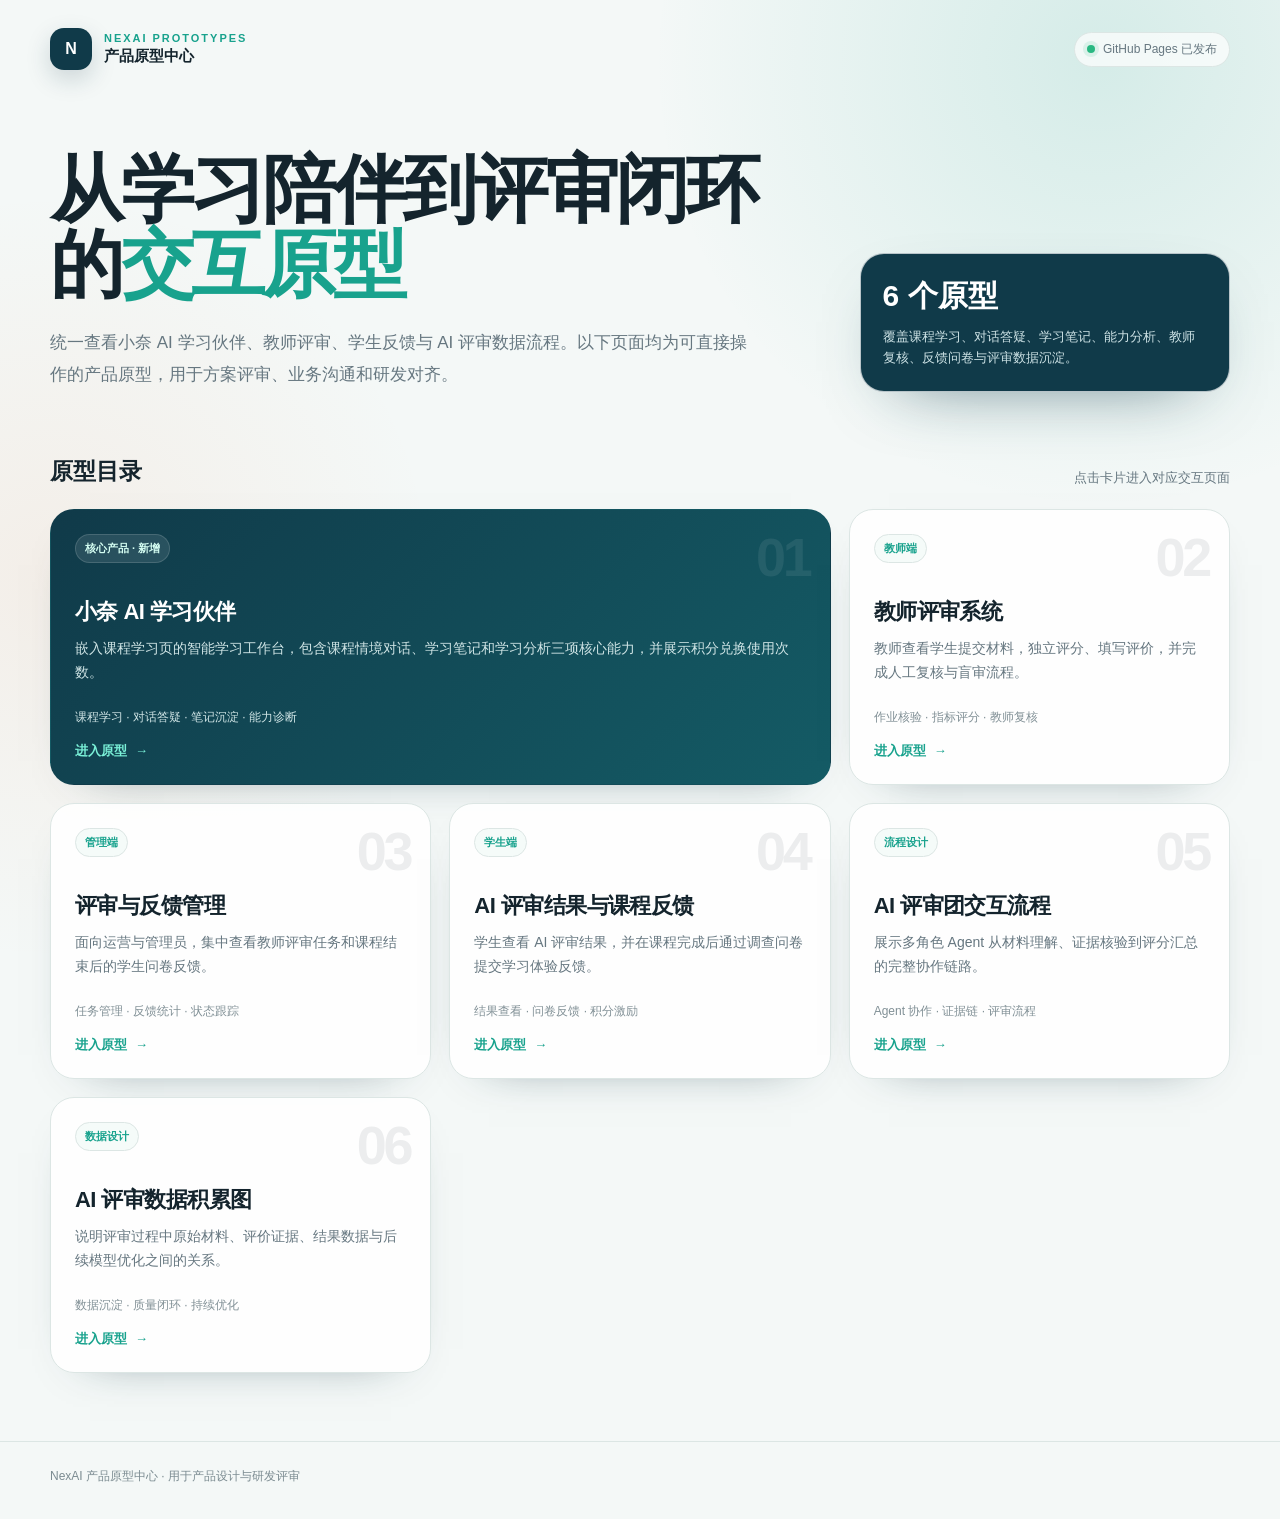
<file: index.html>
<!doctype html>
<html lang="zh-CN">
  <head>
    <meta charset="UTF-8" />
    <meta name="viewport" content="width=device-width, initial-scale=1.0" />
    <meta name="description" content="NexAI 产品原型中心：小奈 AI、AI 评审与反馈机制交互原型。" />
    <title>NexAI 产品原型中心</title>
    <style>
      :root {
        --ink: #14242d; --muted: #667780; --line: #dce6e4; --paper: #f4f8f7;
        --navy: #103a49; --teal: #18a28d;
        font-family: Inter, "PingFang SC", "Microsoft YaHei", Arial, sans-serif;
      }
      * { box-sizing: border-box; }
      body { margin: 0; min-height: 100vh; color: var(--ink); background: radial-gradient(circle at 86% 4%, rgba(24,162,141,.14), transparent 28rem), radial-gradient(circle at 4% 38%, rgba(237,139,82,.09), transparent 24rem), var(--paper); }
      a { color: inherit; text-decoration: none; }
      .shell { width: min(1180px, calc(100% - 36px)); margin: 0 auto; }
      header { padding: 28px 0 10px; }
      .brand { display: flex; align-items: center; justify-content: space-between; gap: 18px; }
      .brand-mark { display: flex; align-items: center; gap: 12px; }
      .logo { display:grid; place-items:center; width:42px; height:42px; border-radius:14px; color:#fff; background:var(--navy); font-weight:800; box-shadow:0 9px 24px rgba(16,58,73,.18); }
      .eyebrow { color: var(--teal); font-size: 11px; font-weight: 800; letter-spacing: .18em; }
      .brand-name { margin-top:3px; font-size:15px; font-weight:800; }
      .status { display:flex; align-items:center; gap:8px; padding:8px 12px; border:1px solid var(--line); border-radius:999px; color:var(--muted); background:rgba(255,255,255,.7); font-size:12px; }
      .dot { width:8px; height:8px; border-radius:50%; background:#29b882; box-shadow:0 0 0 4px rgba(41,184,130,.13); }
      .hero { display:grid; grid-template-columns:1.35fr .65fr; align-items:end; gap:40px; padding:72px 0 44px; }
      h1 { max-width:760px; margin:0; font-size:clamp(40px,6vw,74px); line-height:1.02; letter-spacing:-.045em; }
      h1 span { color:var(--teal); }
      .lead { max-width:700px; margin:24px 0 0; color:var(--muted); font-size:17px; line-height:1.9; }
      .hero-side { padding:22px; border:1px solid rgba(255,255,255,.7); border-radius:24px; color:#fff; background:var(--navy); box-shadow:0 24px 70px -40px rgba(16,58,73,.75); }
      .hero-side b { display:block; margin-bottom:9px; font-size:30px; }
      .hero-side p { margin:0; color:#cde2e5; line-height:1.65; font-size:13px; }
      .section-head { display:flex; align-items:end; justify-content:space-between; gap:20px; margin:20px 0 22px; }
      .section-head h2 { margin:0; font-size:23px; }
      .section-head p { margin:0; color:var(--muted); font-size:13px; }
      .grid { display:grid; grid-template-columns:repeat(12,1fr); gap:18px; padding-bottom:68px; }
      .card { position:relative; grid-column:span 4; min-height:260px; display:flex; flex-direction:column; overflow:hidden; padding:24px; border:1px solid var(--line); border-radius:24px; background:rgba(255,255,255,.9); box-shadow:0 16px 48px -40px rgba(15,52,66,.8); transition:transform .2s ease, box-shadow .2s ease, border-color .2s ease; }
      .card:hover { transform:translateY(-4px); border-color:#b9d8d2; box-shadow:0 26px 60px -38px rgba(15,52,66,.7); }
      .card.featured { grid-column:span 8; color:#fff; background:linear-gradient(135deg,#103a49,#145b65); border-color:transparent; }
      .card.featured .desc, .card.featured .meta { color:#cfe4e5; }
      .card.featured .tag { color:#d6fff3; background:rgba(255,255,255,.1); border-color:rgba(255,255,255,.14); }
      .tag { align-self:flex-start; padding:6px 9px; border:1px solid var(--line); border-radius:999px; color:var(--teal); background:#f5fbf9; font-size:11px; font-weight:800; }
      .number { position:absolute; top:16px; right:20px; color:rgba(20,36,45,.08); font-size:54px; font-weight:900; letter-spacing:-.06em; }
      .featured .number { color:rgba(255,255,255,.08); }
      .card h3 { margin:34px 0 9px; font-size:22px; letter-spacing:-.025em; }
      .desc { margin:0; color:var(--muted); font-size:14px; line-height:1.75; }
      .meta { margin-top:auto; padding-top:24px; color:#819096; font-size:12px; }
      .open { display:inline-flex; align-items:center; gap:8px; margin-top:16px; color:var(--teal); font-size:13px; font-weight:800; }
      .featured .open { color:#7af0d7; }
      .open::after { content:'→'; transition:transform .2s ease; }
      .card:hover .open::after { transform:translateX(4px); }
      footer { padding:26px 0 34px; border-top:1px solid var(--line); color:#7b8b91; font-size:12px; }
      @media (max-width:900px) { .hero { grid-template-columns:1fr; padding-top:52px; } .hero-side { max-width:480px; } .card, .card.featured { grid-column:span 6; } }
      @media (max-width:620px) { .shell { width:min(100% - 24px,1180px); } .status { display:none; } .hero { padding:42px 0 36px; } h1 { font-size:42px; } .lead { font-size:15px; } .section-head { align-items:start; flex-direction:column; } .card, .card.featured { grid-column:1/-1; min-height:230px; } }
    </style>
  </head>
  <body>
    <header class="shell"><div class="brand"><div class="brand-mark"><div class="logo">N</div><div><div class="eyebrow">NEXAI PROTOTYPES</div><div class="brand-name">产品原型中心</div></div></div><div class="status"><span class="dot"></span>GitHub Pages 已发布</div></div></header>
    <main class="shell">
      <section class="hero"><div><h1>从学习陪伴到评审闭环的<span>交互原型</span></h1><p class="lead">统一查看小奈 AI 学习伙伴、教师评审、学生反馈与 AI 评审数据流程。以下页面均为可直接操作的产品原型，用于方案评审、业务沟通和研发对齐。</p></div><aside class="hero-side"><b>6 个原型</b><p>覆盖课程学习、对话答疑、学习笔记、能力分析、教师复核、反馈问卷与评审数据沉淀。</p></aside></section>
      <div class="section-head"><h2>原型目录</h2><p>点击卡片进入对应交互页面</p></div>
      <section class="grid" aria-label="原型列表">
        <a class="card featured" href="xiaonai-learning/"><span class="tag">核心产品 · 新增</span><span class="number">01</span><h3>小奈 AI 学习伙伴</h3><p class="desc">嵌入课程学习页的智能学习工作台，包含课程情境对话、学习笔记和学习分析三项核心能力，并展示积分兑换使用次数。</p><div class="meta">课程学习 · 对话答疑 · 笔记沉淀 · 能力诊断</div><span class="open">进入原型</span></a>
        <a class="card" href="teacher-review/"><span class="tag">教师端</span><span class="number">02</span><h3>教师评审系统</h3><p class="desc">教师查看学生提交材料，独立评分、填写评价，并完成人工复核与盲审流程。</p><div class="meta">作业核验 · 指标评分 · 教师复核</div><span class="open">进入原型</span></a>
        <a class="card" href="review-feedback-admin/"><span class="tag">管理端</span><span class="number">03</span><h3>评审与反馈管理</h3><p class="desc">面向运营与管理员，集中查看教师评审任务和课程结束后的学生问卷反馈。</p><div class="meta">任务管理 · 反馈统计 · 状态跟踪</div><span class="open">进入原型</span></a>
        <a class="card" href="student-feedback/"><span class="tag">学生端</span><span class="number">04</span><h3>AI 评审结果与课程反馈</h3><p class="desc">学生查看 AI 评审结果，并在课程完成后通过调查问卷提交学习体验反馈。</p><div class="meta">结果查看 · 问卷反馈 · 积分激励</div><span class="open">进入原型</span></a>
        <a class="card" href="interactive_flow_demo.html"><span class="tag">流程设计</span><span class="number">05</span><h3>AI 评审团交互流程</h3><p class="desc">展示多角色 Agent 从材料理解、证据核验到评分汇总的完整协作链路。</p><div class="meta">Agent 协作 · 证据链 · 评审流程</div><span class="open">进入原型</span></a>
        <a class="card" href="ai_review_data_accumulation_map.html"><span class="tag">数据设计</span><span class="number">06</span><h3>AI 评审数据积累图</h3><p class="desc">说明评审过程中原始材料、评价证据、结果数据与后续模型优化之间的关系。</p><div class="meta">数据沉淀 · 质量闭环 · 持续优化</div><span class="open">进入原型</span></a>
      </section>
    </main>
    <footer><div class="shell">NexAI 产品原型中心 · 用于产品设计与研发评审</div></footer>
  </body>
</html>
</file>
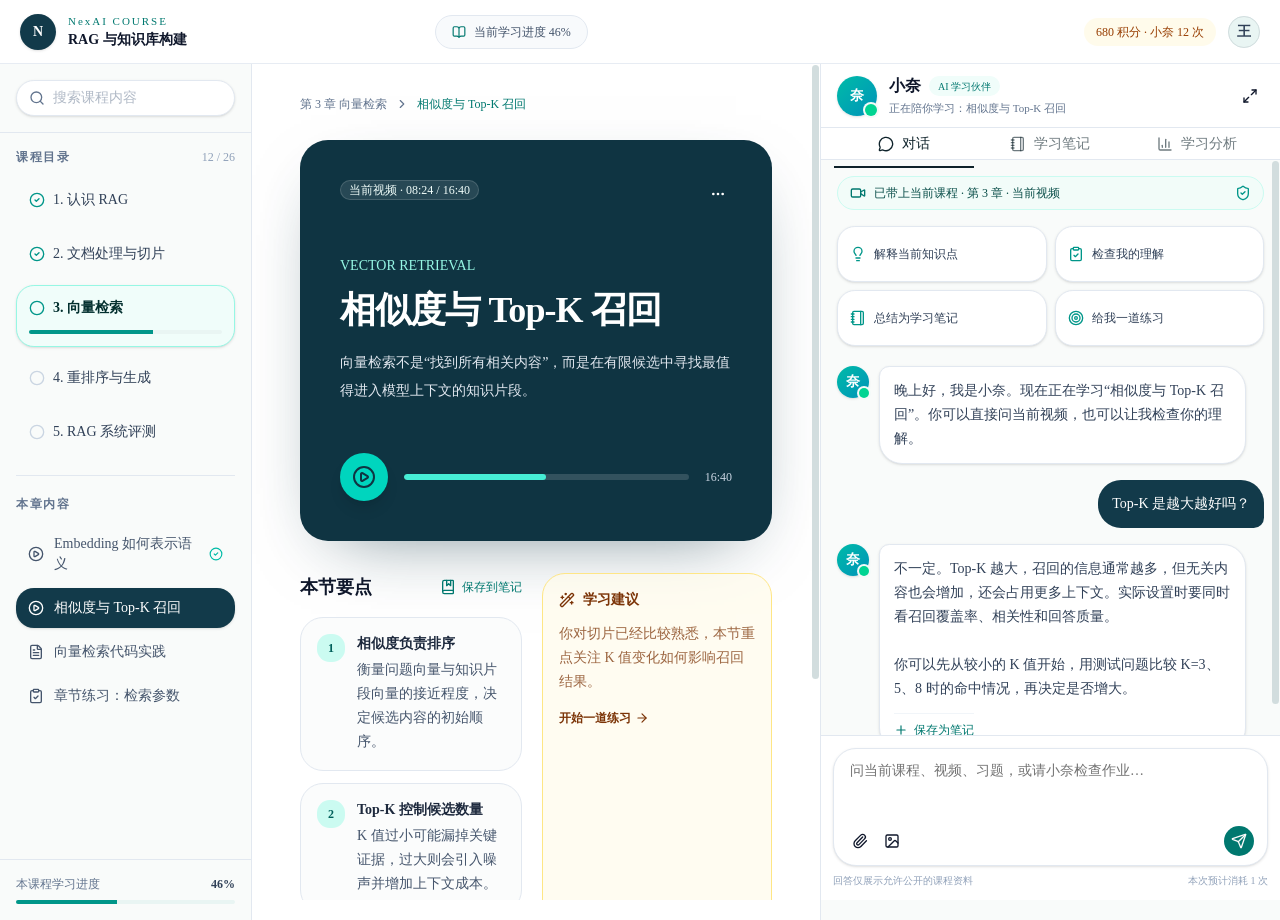
<file: xiaonai-learning/index.html>
<!doctype html>
<html lang="zh-CN">
  <head>
    <meta charset="UTF-8" />
    <meta name="viewport" content="width=device-width, initial-scale=1.0" />
    <meta name="description" content="小奈 AI 学习伙伴交互原型" />
    <title>小奈 AI 学习伙伴</title>
    <script type="module" crossorigin src="./assets/index-O4Py_Mvh.js"></script>
    <link rel="stylesheet" crossorigin href="./assets/index-CvcrEwdG.css">
  </head>
  <body>
    <div id="root"></div>
  </body>
</html>
</file>
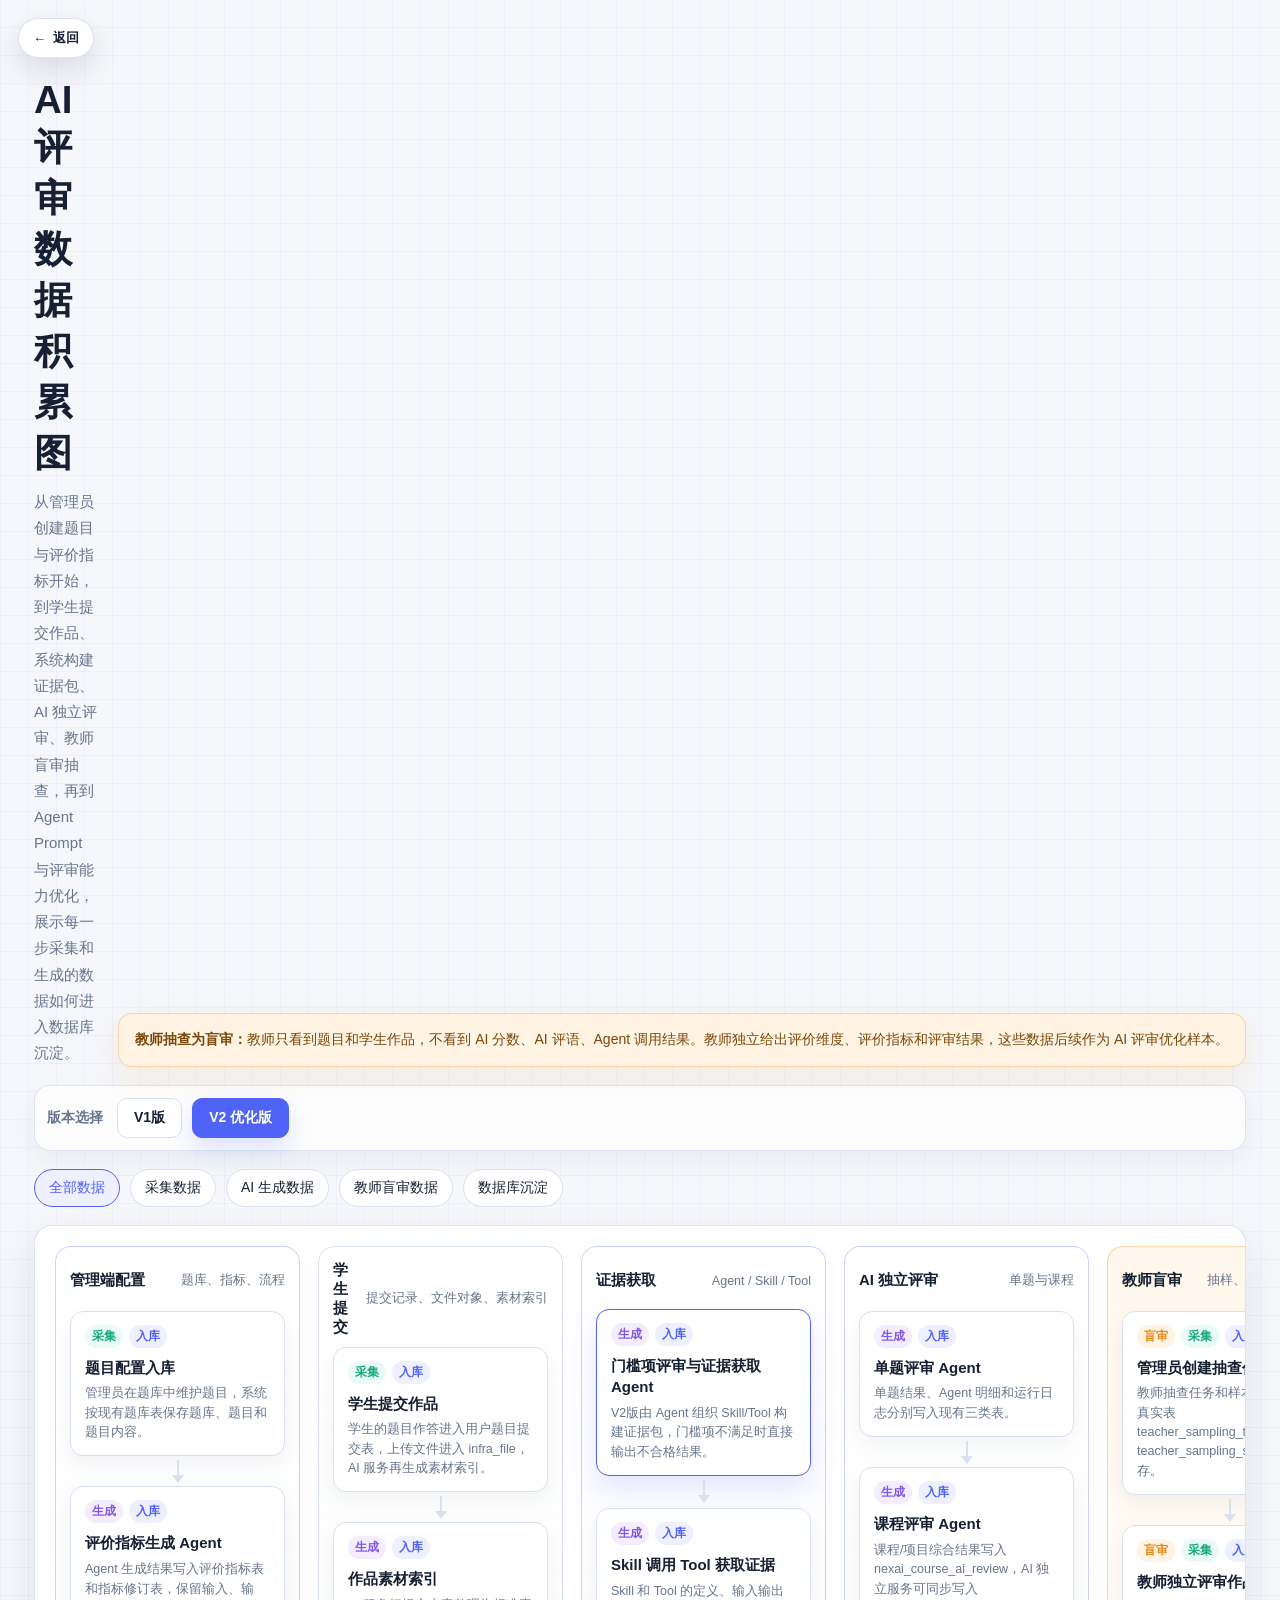
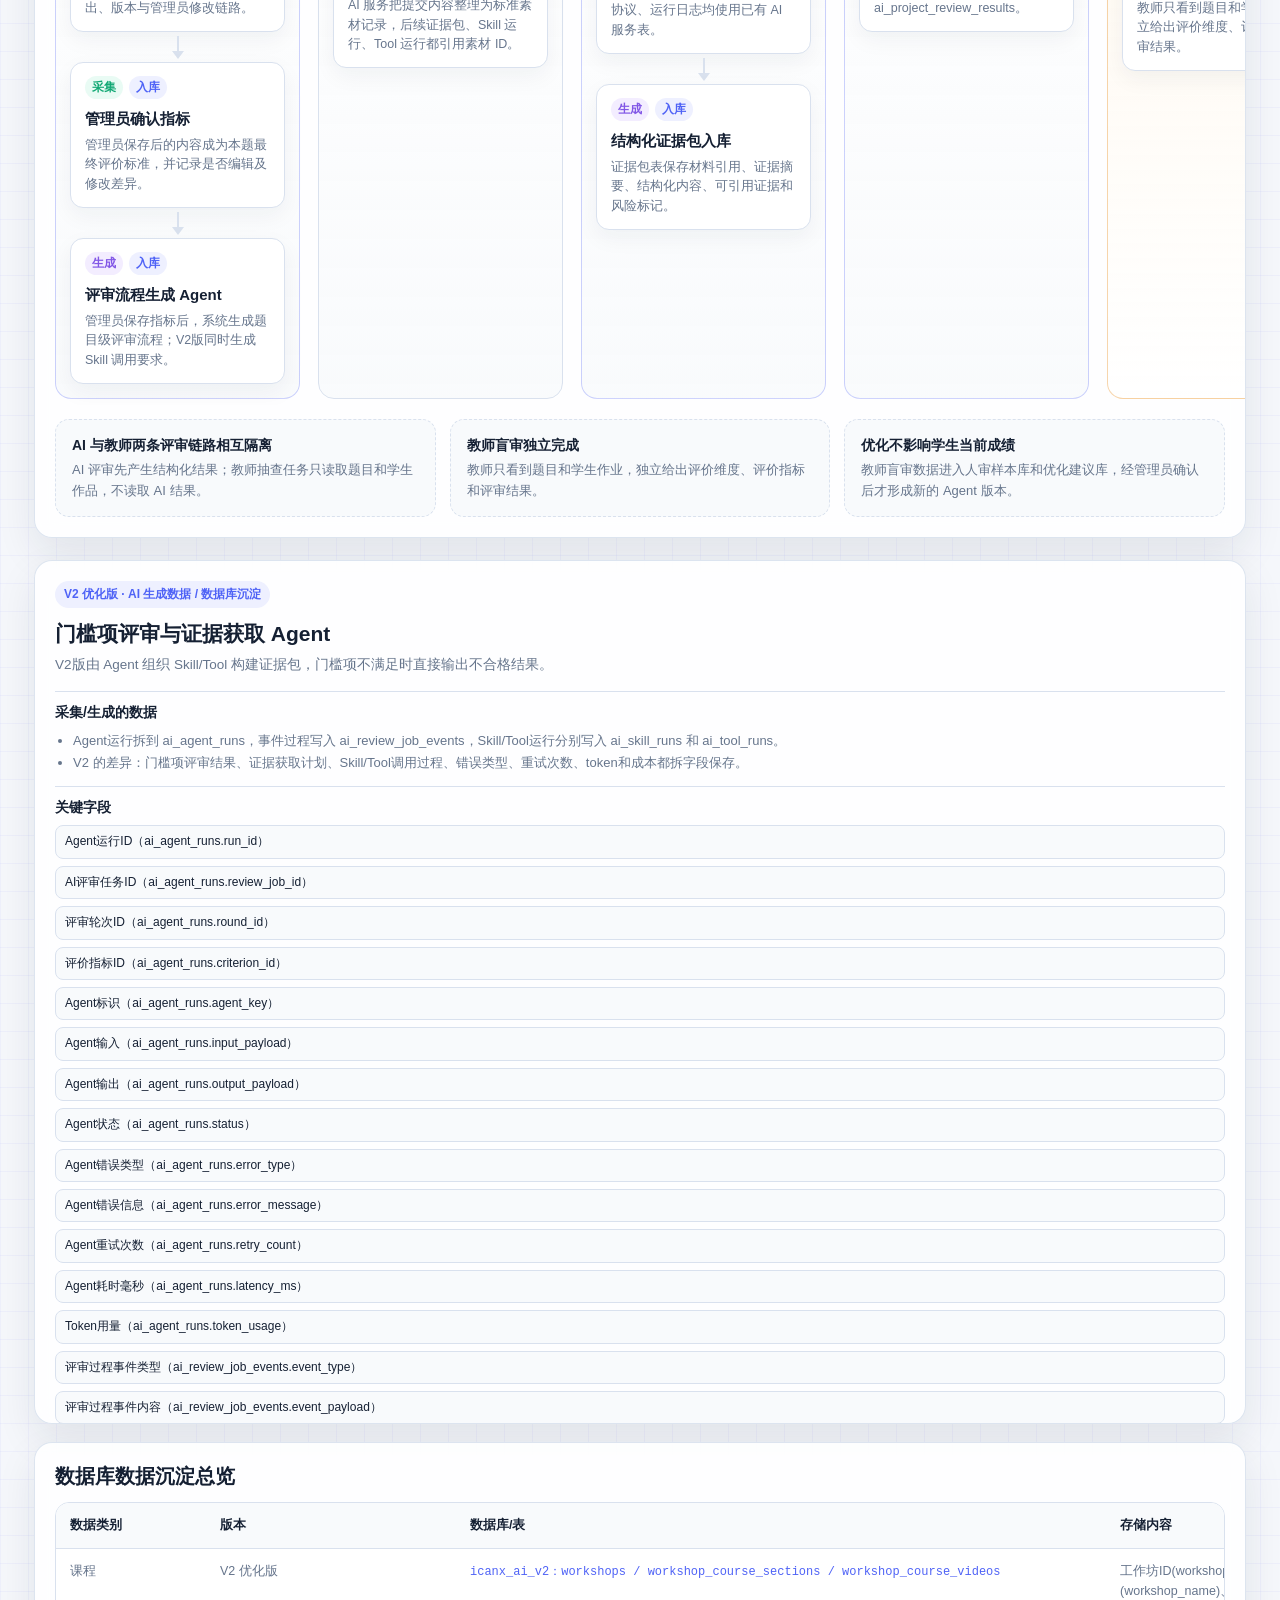
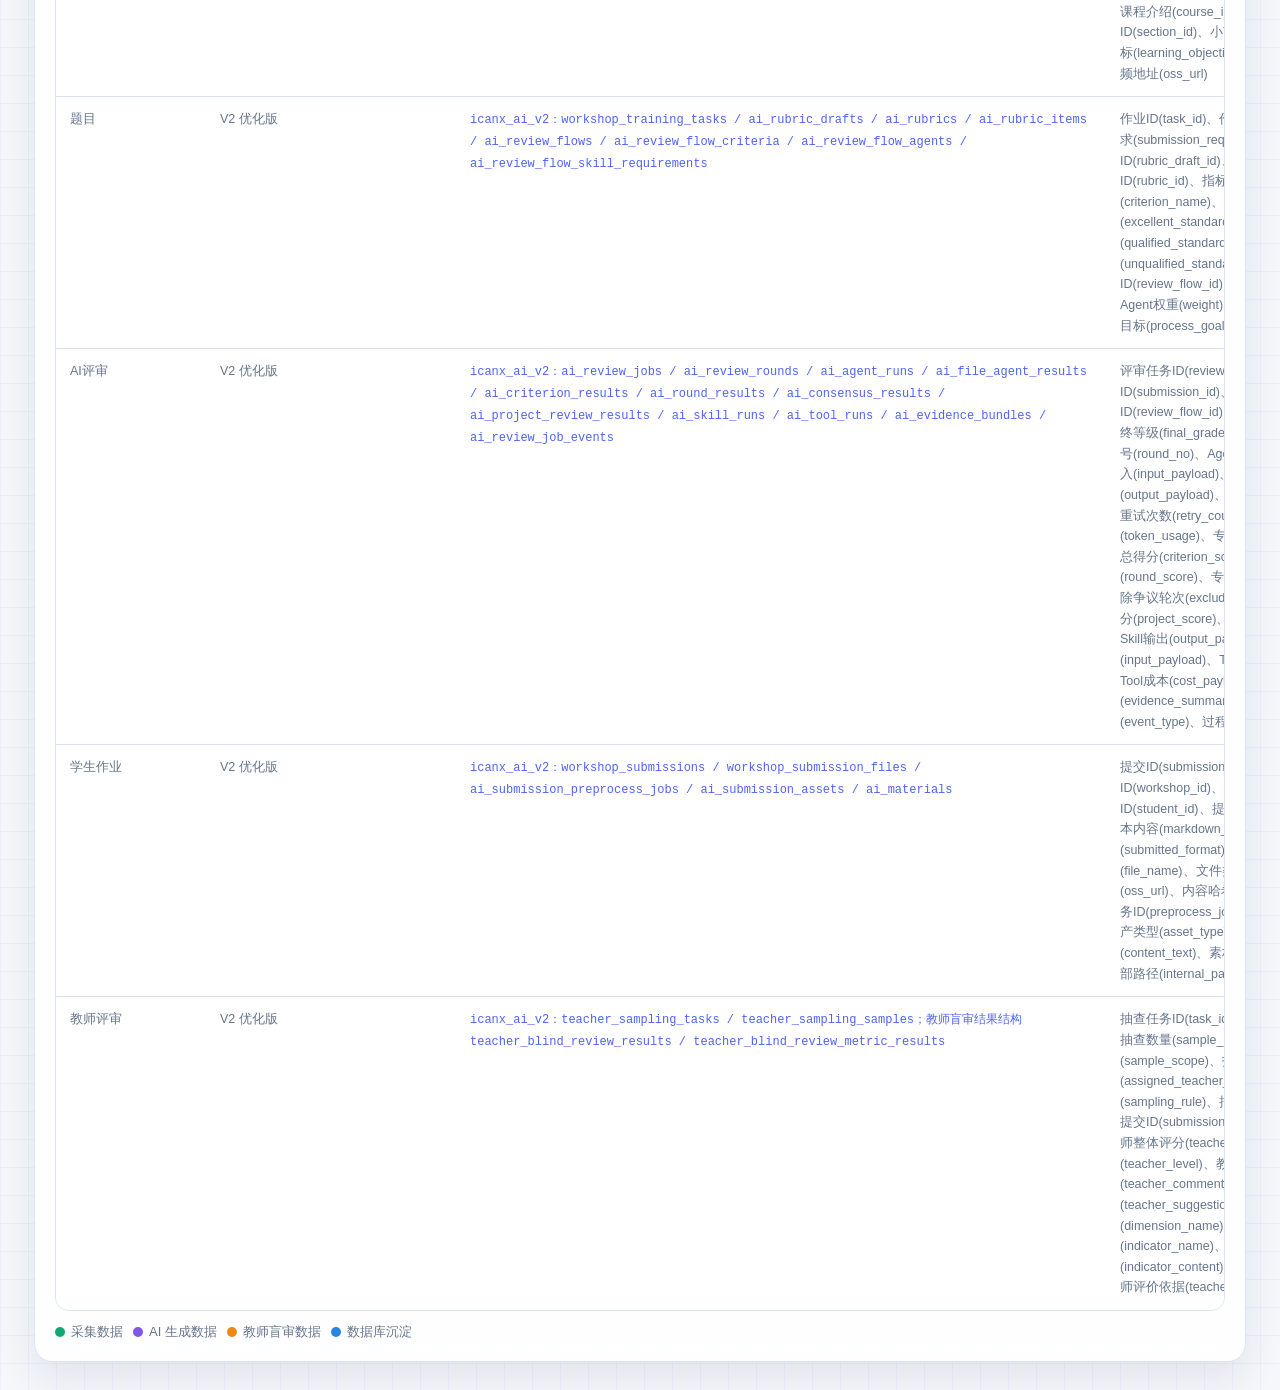
<file: ai_review_data_accumulation_map.html>
<!--
  文件说明：AI 评审数据积累交互图。
  作用：展示 AI 评审、教师盲审与 Prompt 优化过程中，采集数据和生成数据如何进入数据库沉淀。
  使用方式：直接双击本 HTML 文件即可在浏览器中查看和交互。
-->
<!doctype html>
<html lang="zh-CN">
<head>
  <meta charset="UTF-8" />
  <meta name="viewport" content="width=device-width, initial-scale=1.0" />
  <title>AI 评审数据积累图</title>
  <style>
    :root {
      color-scheme: light;
      --bg: #f5f7fb;
      --surface: #ffffff;
      --surface-soft: #f8fafc;
      --ink: #152033;
      --muted: #66758c;
      --line: #d9e1ee;
      --primary: #4f63f6;
      --primary-soft: #eef0ff;
      --green: #12a874;
      --green-soft: #e9fbf4;
      --orange: #e98a18;
      --orange-soft: #fff4e3;
      --purple: #8257e6;
      --purple-soft: #f3edff;
      --blue: #2786e3;
      --blue-soft: #eaf4ff;
      --red: #d94a4a;
      --red-soft: #fff0f0;
      --shadow: 0 16px 40px rgba(21, 32, 51, 0.09);
      --radius: 14px;
    }

    * {
      box-sizing: border-box;
    }

    body {
      margin: 0;
      font-family: -apple-system, BlinkMacSystemFont, "Segoe UI", "PingFang SC", "Microsoft YaHei", sans-serif;
      background:
        linear-gradient(90deg, rgba(79, 99, 246, 0.05) 1px, transparent 1px),
        linear-gradient(0deg, rgba(79, 99, 246, 0.05) 1px, transparent 1px),
        var(--bg);
      background-size: 28px 28px;
      color: var(--ink);
    }

    .page {
      max-width: 1880px;
      margin: 0 auto;
      padding: 78px 34px 28px;
    }

    .hero {
      display: grid;
      grid-template-columns: minmax(0, 1fr) auto;
      gap: 20px;
      align-items: end;
      margin-bottom: 18px;
    }

    h1 {
      margin: 0 0 10px;
      font-size: clamp(26px, 3vw, 42px);
      letter-spacing: 0;
    }

    .subtitle {
      max-width: 980px;
      margin: 0;
      color: var(--muted);
      line-height: 1.75;
      font-size: 15px;
    }

    .blind-note {
      min-width: 280px;
      border: 1px solid rgba(233, 138, 24, 0.28);
      background: var(--orange-soft);
      color: #7a470a;
      border-radius: var(--radius);
      padding: 14px 16px;
      font-size: 14px;
      line-height: 1.65;
      box-shadow: 0 10px 30px rgba(233, 138, 24, 0.12);
    }

    .toolbar {
      display: flex;
      flex-wrap: wrap;
      gap: 10px;
      margin: 18px 0;
    }

    .version-toolbar {
      display: flex;
      flex-wrap: wrap;
      align-items: center;
      gap: 10px;
      margin: 18px 0 8px;
      padding: 12px;
      border: 1px solid rgba(217, 225, 238, 0.9);
      border-radius: 16px;
      background: rgba(255, 255, 255, 0.74);
      box-shadow: 0 10px 26px rgba(21, 32, 51, 0.05);
    }

    .version-label {
      color: var(--muted);
      font-size: 14px;
      font-weight: 700;
      margin-right: 4px;
    }

    .filter-btn {
      appearance: none;
      border: 1px solid var(--line);
      background: var(--surface);
      color: var(--ink);
      border-radius: 999px;
      padding: 9px 14px;
      cursor: pointer;
      font-size: 14px;
      transition: 0.18s ease;
    }

    .filter-btn:hover,
    .filter-btn.active {
      border-color: var(--primary);
      background: var(--primary-soft);
      color: var(--primary);
    }

    .version-btn {
      appearance: none;
      border: 1px solid var(--line);
      background: var(--surface);
      color: var(--ink);
      border-radius: 10px;
      padding: 10px 16px;
      cursor: pointer;
      font-size: 14px;
      font-weight: 700;
      transition: 0.18s ease;
    }

    .version-btn:hover,
    .version-btn.active {
      border-color: var(--primary);
      background: var(--primary);
      color: #fff;
      box-shadow: 0 10px 24px rgba(79, 99, 246, 0.18);
    }

    .layout {
      display: grid;
      grid-template-columns: minmax(0, 1fr) 480px;
      gap: 22px;
      align-items: start;
    }

    .map-card,
    .detail-panel,
    .table-panel {
      background: rgba(255, 255, 255, 0.88);
      border: 1px solid rgba(217, 225, 238, 0.9);
      border-radius: 18px;
      box-shadow: var(--shadow);
      backdrop-filter: blur(10px);
    }

    .map-card {
      padding: 20px;
      overflow-x: auto;
      overflow-y: visible;
    }

    .lane-grid {
      display: grid;
      grid-template-columns: repeat(6, minmax(245px, 1fr));
      gap: 18px;
      align-items: stretch;
      min-width: 1550px;
    }

    .lane {
      min-width: 0;
      border: 1px solid var(--line);
      border-radius: 16px;
      padding: 14px;
      background: linear-gradient(180deg, rgba(255, 255, 255, 0.96), rgba(248, 250, 252, 0.86));
    }

    .lane.hidden-by-version {
      display: none;
    }

    .lane.ai {
      border-color: rgba(79, 99, 246, 0.28);
    }

    .lane.teacher {
      border-color: rgba(233, 138, 24, 0.35);
      background: linear-gradient(180deg, rgba(255, 244, 227, 0.72), rgba(255, 255, 255, 0.92));
    }

    .lane.optimize {
      border-color: rgba(18, 168, 116, 0.28);
      background: linear-gradient(180deg, rgba(233, 251, 244, 0.78), rgba(255, 255, 255, 0.92));
    }

    .lane-title {
      display: flex;
      align-items: center;
      justify-content: space-between;
      gap: 8px;
      margin-bottom: 10px;
      min-height: 40px;
      font-size: 15px;
      font-weight: 700;
    }

    .lane-title span {
      min-width: 0;
    }

    .lane-title small {
      flex-shrink: 0;
      color: var(--muted);
      font-weight: 500;
    }

    .step {
      position: relative;
      width: 100%;
      text-align: left;
      appearance: none;
      border: 1px solid var(--line);
      background: var(--surface);
      color: var(--ink);
      border-radius: 13px;
      padding: 13px 14px;
      margin-bottom: 30px;
      cursor: pointer;
      box-shadow: 0 8px 22px rgba(21, 32, 51, 0.05);
      transition: transform 0.18s ease, border-color 0.18s ease, box-shadow 0.18s ease;
    }

    .step:last-child {
      margin-bottom: 0;
    }

    .step:not(:last-child)::after {
      content: "";
      position: absolute;
      left: 50%;
      bottom: -22px;
      width: 2px;
      height: 17px;
      background: var(--line);
      transform: translateX(-50%);
    }

    .step:not(:last-child)::before {
      content: "";
      position: absolute;
      left: 50%;
      bottom: -28px;
      width: 0;
      height: 0;
      border-left: 6px solid transparent;
      border-right: 6px solid transparent;
      border-top: 8px solid var(--line);
      transform: translateX(-50%);
    }

    .step:hover,
    .step.active {
      transform: translateY(-2px);
      border-color: var(--primary);
      box-shadow: 0 14px 28px rgba(79, 99, 246, 0.14);
    }

    .step.hidden-by-filter {
      opacity: 0.28;
      filter: grayscale(0.35);
    }

    .step.hidden-by-version {
      display: none;
    }

    .tag-row {
      display: flex;
      flex-wrap: wrap;
      gap: 6px;
      margin-bottom: 9px;
    }

    .tag {
      display: inline-flex;
      align-items: center;
      border-radius: 999px;
      padding: 3px 7px;
      font-size: 12px;
      font-weight: 600;
      background: var(--blue-soft);
      color: var(--blue);
    }

    .tag.generated {
      background: var(--purple-soft);
      color: var(--purple);
    }

    .tag.collected {
      background: var(--green-soft);
      color: var(--green);
    }

    .tag.blind {
      background: var(--orange-soft);
      color: var(--orange);
    }

    .tag.db {
      background: var(--primary-soft);
      color: var(--primary);
    }

    .step-title {
      display: block;
      font-size: 15px;
      font-weight: 700;
      line-height: 1.45;
    }

    .step-desc {
      display: block;
      margin-top: 6px;
      color: var(--muted);
      font-size: 12.5px;
      line-height: 1.55;
    }

    .bridge-row {
      display: grid;
      grid-template-columns: repeat(3, minmax(0, 1fr));
      gap: 14px;
      margin-top: 14px;
    }

    .bridge {
      border: 1px dashed var(--line);
      background: var(--surface-soft);
      border-radius: 14px;
      padding: 14px 16px;
      color: var(--muted);
      font-size: 13px;
      line-height: 1.6;
    }

    .bridge strong {
      display: block;
      margin-bottom: 4px;
      color: var(--ink);
      font-size: 14px;
    }

    .detail-panel {
      position: sticky;
      top: 18px;
      padding: 20px;
      max-height: calc(100vh - 36px);
      overflow: auto;
    }

    .detail-kicker {
      display: inline-flex;
      align-items: center;
      gap: 6px;
      border-radius: 999px;
      background: var(--primary-soft);
      color: var(--primary);
      padding: 5px 9px;
      font-size: 12px;
      font-weight: 700;
    }

    .detail-title {
      margin: 12px 0 6px;
      font-size: 21px;
      line-height: 1.35;
    }

    .detail-summary {
      margin: 0 0 14px;
      color: var(--muted);
      font-size: 13.5px;
      line-height: 1.7;
    }

    .detail-section {
      border-top: 1px solid var(--line);
      padding-top: 12px;
      margin-top: 12px;
    }

    .detail-section h3 {
      margin: 0 0 8px;
      font-size: 14px;
    }

    .detail-section ul {
      margin: 0;
      padding-left: 18px;
      color: var(--muted);
      font-size: 13px;
      line-height: 1.7;
    }

    .field-list {
      display: grid;
      grid-template-columns: 1fr;
      gap: 7px;
    }

    .field {
      border: 1px solid var(--line);
      background: var(--surface-soft);
      border-radius: 8px;
      padding: 7px 9px;
      color: var(--ink);
      font-size: 12px;
      line-height: 1.45;
      overflow-wrap: anywhere;
      word-break: break-word;
    }

    .field.suggested {
      border-color: rgba(233, 138, 24, 0.32);
      background: var(--orange-soft);
      color: #7a470a;
    }

    .db-list {
      display: grid;
      gap: 8px;
    }

    .db-item {
      border: 1px solid var(--line);
      background: var(--surface-soft);
      border-radius: 10px;
      padding: 9px;
      font-size: 13px;
      line-height: 1.5;
    }

    .db-item code {
      display: block;
      margin-bottom: 4px;
      color: var(--primary);
      font-family: ui-monospace, SFMono-Regular, Menlo, Consolas, monospace;
      font-size: 12px;
      word-break: break-all;
    }

    .table-panel {
      margin-top: 18px;
      padding: 20px;
    }

    .table-panel h2 {
      margin: 0 0 12px;
      font-size: 20px;
    }

    .table-wrap {
      overflow-x: auto;
      border: 1px solid var(--line);
      border-radius: 14px;
      background: var(--surface);
    }

    table {
      width: 100%;
      border-collapse: collapse;
      min-width: 1680px;
      font-size: 12.5px;
      table-layout: fixed;
    }

    th,
    td {
      border-bottom: 1px solid var(--line);
      padding: 12px 14px;
      text-align: left;
      vertical-align: top;
      line-height: 1.65;
      overflow-wrap: anywhere;
      word-break: break-word;
    }

    th {
      background: var(--surface-soft);
      color: var(--ink);
      font-weight: 700;
    }

    th:nth-child(1),
    td:nth-child(1) {
      width: 150px;
    }

    th:nth-child(2),
    td:nth-child(2) {
      width: 250px;
    }

    th:nth-child(3),
    td:nth-child(3) {
      width: 650px;
    }

    th:nth-child(4),
    td:nth-child(4) {
      width: 300px;
    }

    th:nth-child(5),
    td:nth-child(5) {
      width: 260px;
    }

    th:nth-child(6),
    td:nth-child(6) {
      width: 260px;
    }

    td {
      color: var(--muted);
    }

    td code {
      color: var(--primary);
      font-family: ui-monospace, SFMono-Regular, Menlo, Consolas, monospace;
      font-size: 12px;
    }

    tr:last-child td {
      border-bottom: 0;
    }

    .legend {
      display: flex;
      flex-wrap: wrap;
      gap: 10px;
      margin-top: 12px;
      color: var(--muted);
      font-size: 13px;
    }

    .legend-item {
      display: inline-flex;
      align-items: center;
      gap: 6px;
    }

    .dot {
      width: 10px;
      height: 10px;
      border-radius: 999px;
      background: var(--primary);
    }

    .dot.collected {
      background: var(--green);
    }

    .dot.generated {
      background: var(--purple);
    }

    .dot.blind {
      background: var(--orange);
    }

    .dot.db {
      background: var(--blue);
    }

    @media (max-width: 1280px) {
      .layout {
        grid-template-columns: 1fr;
      }

      .detail-panel {
        position: static;
      }

      .lane-grid {
        overflow-x: auto;
        padding-bottom: 6px;
      }

      .lane {
        min-width: 220px;
      }
    }

    @media (max-width: 760px) {
      .page {
        padding: 72px 18px 18px;
      }

      .hero {
        grid-template-columns: 1fr;
      }

      .blind-note {
        min-width: 0;
      }

      .lane-grid,
      .bridge-row {
        grid-template-columns: 1fr;
      }

      .lane {
        min-width: 0;
      }
    }

    .prototype-back-button {
      position: fixed;
      top: 18px;
      left: 18px;
      z-index: 50;
      display: inline-flex;
      align-items: center;
      gap: 7px;
      height: 40px;
      padding: 0 14px;
      border: 1px solid rgba(217, 225, 238, 0.95);
      border-radius: 999px;
      background: rgba(255, 255, 255, 0.94);
      color: #152033;
      font-size: 13px;
      font-weight: 900;
      cursor: pointer;
      box-shadow: 0 12px 28px rgba(21, 32, 51, 0.12);
      backdrop-filter: blur(10px);
      transition: transform 0.16s ease, border-color 0.16s ease, color 0.16s ease;
    }

    .prototype-back-button:hover {
      transform: translateY(-1px);
      border-color: var(--primary);
      color: var(--primary);
    }

    .prototype-back-button.is-disabled {
      color: #94a3b8;
      border-color: #e2e8f0;
      cursor: default;
      transform: none;
    }
  </style>
</head>
<body>
  <button class="prototype-back-button" data-prototype-back type="button" onclick="goPrototypeBack()" aria-label="返回上一页">
    <span aria-hidden="true">←</span>
    <span class="prototype-back-text">返回</span>
  </button>
  <main class="page">
    <section class="hero" aria-labelledby="page-title">
      <div>
        <h1 id="page-title">AI 评审数据积累图</h1>
        <p class="subtitle">
          从管理员创建题目与评价指标开始，到学生提交作品、系统构建证据包、AI 独立评审、教师盲审抽查，再到 Agent Prompt 与评审能力优化，展示每一步采集和生成的数据如何进入数据库沉淀。
        </p>
      </div>
      <aside class="blind-note">
        <strong>教师抽查为盲审：</strong>教师只看到题目和学生作品，不看到 AI 分数、AI 评语、Agent 调用结果。教师独立给出评价维度、评价指标和评审结果，这些数据后续作为 AI 评审优化样本。
      </aside>
    </section>

    <nav class="version-toolbar" aria-label="版本选择">
      <span class="version-label">版本选择</span>
      <button class="version-btn" data-version="V1版" type="button">V1版</button>
      <button class="version-btn active" data-version="V2 优化版" type="button">V2 优化版</button>
    </nav>

    <nav class="toolbar" aria-label="数据类型筛选">
      <button class="filter-btn active" data-filter="all" type="button">全部数据</button>
      <button class="filter-btn" data-filter="collected" type="button">采集数据</button>
      <button class="filter-btn" data-filter="generated" type="button">AI 生成数据</button>
      <button class="filter-btn" data-filter="blind" type="button">教师盲审数据</button>
      <button class="filter-btn" data-filter="db" type="button">数据库沉淀</button>
    </nav>

    <section class="layout">
      <div class="map-card">
        <div class="lane-grid" id="flow-map" aria-label="AI 评审数据积累流程图"></div>
        <div class="bridge-row">
          <div class="bridge">
            <strong>AI 与教师两条评审链路相互隔离</strong>
            AI 评审先产生结构化结果；教师抽查任务只读取题目和学生作品，不读取 AI 结果。
          </div>
          <div class="bridge">
            <strong>教师盲审独立完成</strong>
            教师只看到题目和学生作业，独立给出评价维度、评价指标和评审结果。
          </div>
          <div class="bridge">
            <strong>优化不影响学生当前成绩</strong>
            教师盲审数据进入人审样本库和优化建议库，经管理员确认后才形成新的 Agent 版本。
          </div>
        </div>
      </div>

      <aside class="detail-panel" aria-live="polite">
        <span class="detail-kicker" id="detail-type">数据库沉淀</span>
        <h2 class="detail-title" id="detail-title">点击任意模块查看数据详情</h2>
        <p class="detail-summary" id="detail-summary">
          每个模块会展示采集数据、生成数据、关键字段、写入表和后续用途。
        </p>

        <div class="detail-section">
          <h3>采集/生成的数据</h3>
          <ul id="detail-data"></ul>
        </div>

        <div class="detail-section">
          <h3>关键字段</h3>
          <div class="field-list" id="detail-fields"></div>
        </div>

        <div class="detail-section">
          <h3>数据库存储</h3>
          <div class="db-list" id="detail-tables"></div>
        </div>

        <div class="detail-section">
          <h3>数据用途</h3>
          <ul id="detail-usage"></ul>
        </div>
      </aside>
    </section>

    <section class="table-panel">
      <h2>数据库数据沉淀总览</h2>
      <div class="table-wrap">
        <table>
          <thead>
            <tr>
              <th>数据类别</th>
              <th>版本</th>
              <th>数据库/表</th>
              <th>存储内容</th>
              <th>关键关系</th>
              <th>用途</th>
            </tr>
          </thead>
          <tbody id="db-summary"></tbody>
        </table>
      </div>
      <div class="legend" aria-label="图例">
        <span class="legend-item"><span class="dot collected"></span>采集数据</span>
        <span class="legend-item"><span class="dot generated"></span>AI 生成数据</span>
        <span class="legend-item"><span class="dot blind"></span>教师盲审数据</span>
        <span class="legend-item"><span class="dot db"></span>数据库沉淀</span>
      </div>
    </section>
  </main>

  <script>
    function goPrototypeBack() {
      const previousUrl = sessionStorage.getItem("prototypePreviousUrl");
      if (previousUrl && previousUrl !== window.location.href) {
        sessionStorage.removeItem("prototypePreviousUrl");
        window.location.href = previousUrl;
        return;
      }

      if (window.history.length > 1) {
        window.history.back();
        return;
      }

      const button = document.querySelector("[data-prototype-back]");
      const label = button ? button.querySelector(".prototype-back-text") : null;
      if (button && label) {
        button.classList.add("is-disabled");
        label.textContent = "暂无上一页";
        window.setTimeout(() => {
          button.classList.remove("is-disabled");
          label.textContent = "返回";
        }, 1600);
      }
    }

    document.addEventListener("click", (event) => {
      const link = event.target.closest("a[href]");
      if (!link) return;
      const href = link.getAttribute("href") || "";
      if (!href || href.startsWith("#") || href.startsWith("javascript:") || link.target === "_blank") return;
      sessionStorage.setItem("prototypePreviousUrl", window.location.href);
    });

    const field = (version, key, name) => ({ version, key, name });
    const v1 = (key, name) => field("V1版", key, name);
    const v2 = (key, name) => field("V2 优化版", key, name);
    const common = (key, name) => field("教师盲审通用", key, name);

    const lanes = [
      {
        id: "admin",
        title: "管理端配置",
        subtitle: "题库、指标、流程",
        className: "ai",
        nodes: [
          {
            id: "question-config",
            title: "题目配置入库",
            desc: "管理员在题库中维护题目，系统按现有题库表保存题库、题目和题目内容。",
            type: ["collected", "db"],
            data: [
              "V1版：课程、章节、小节、题库和题目分别保存到 nexai_course、nexai_course_chapters、nexai_course_sections、nexai_training_bank、nexai_training_bank_question。",
              "V2 优化版：独立 AI 服务保留可迁移的工作坊与作业结构，课程项目保存到 workshops，作业保存到 workshop_training_tasks。",
              "V1 与 V2 的区别：V1 依赖 NexAI 业务库题库结构；V2 作为独立 AI 评审项目，需要能被其他系统直接传入课程/题目/作业配置。"
            ],
            fields: [
              v1("nexai_course.id", "课程ID"),
              v1("nexai_course.title", "课程标题"),
              v1("nexai_course.summary", "课程介绍/详情"),
              v1("nexai_course_chapters.id", "章节ID"),
              v1("nexai_course_chapters.course_id", "所属课程ID"),
              v1("nexai_course_sections.id", "小节ID"),
              v1("nexai_course_sections.traine_id", "绑定题库ID"),
              v1("nexai_training_bank.id", "题库ID"),
              v1("nexai_training_bank.name", "题库名称"),
              v1("nexai_training_bank.fields_json", "题库兼容字段JSON"),
              v1("nexai_training_bank_question.id", "题目ID"),
              v1("nexai_training_bank_question.traine_id", "所属题库ID"),
              v1("nexai_training_bank_question.type", "题目类型"),
              v1("nexai_training_bank_question.label", "题目内容"),
              v1("nexai_training_bank_question.required", "是否必答"),
              v1("nexai_training_bank_question.sort_order", "题目排序"),
              v2("workshops.workshop_id", "工作坊ID"),
              v2("workshops.workshop_name", "工作坊名称"),
              v2("workshops.course_name", "课程名称"),
              v2("workshops.course_intro", "课程介绍"),
              v2("workshops.status", "工作坊状态"),
              v2("workshops.current_rubric_id", "当前评价指标ID"),
              v2("workshop_training_tasks.task_id", "作业ID"),
              v2("workshop_training_tasks.workshop_id", "所属工作坊ID"),
              v2("workshop_training_tasks.task_title", "作业标题"),
              v2("workshop_training_tasks.task_detail", "作业内容"),
              v2("workshop_training_tasks.submission_requirements", "提交要求"),
              v2("workshop_training_tasks.accepted_file_types", "允许文件类型")
            ],
            tables: [
              ["V1：nexai_course / nexai_course_chapters / nexai_course_sections", "V1版课程、章节、小节"],
              ["V1：nexai_training_bank / nexai_training_bank_question", "V1版题库和题目"],
              ["V2：workshops / workshop_training_tasks", "优化版独立 AI 评审项目的课程与作业配置"]
            ],
            usage: [
              "作为评价指标生成 Agent 的题目输入。",
              "作为学生端作业/习题页面的题目来源。",
              "作为 AI 评审与教师盲审共用的题目基准。"
            ]
          },
          {
            id: "rubric-agent",
            title: "评价指标生成 Agent",
            desc: "Agent 生成结果写入评价指标表和指标修订表，保留输入、输出、版本与管理员修改链路。",
            type: ["generated", "db"],
            data: [
              "V1版：题目级评价指标保存到 nexai_training_bank_evaluation_indicator，修订历史保存到 nexai_training_bank_evaluation_indicator_revision。",
              "V2 优化版：Agent 草稿保存到 ai_rubric_drafts，管理员确认后的评价指标主表保存到 ai_rubrics，维度/指标明细保存到 ai_rubric_items。",
              "V2 需要同时保存学生展示指标和 Agent 评审指标：学生展示指标为 Agent 评审指标的简版总结，内容必须一致。"
            ],
            fields: [
              v1("nexai_training_bank_evaluation_indicator.id", "评价指标记录ID"),
              v1("nexai_training_bank_evaluation_indicator.question_bank_id", "题库ID"),
              v1("nexai_training_bank_evaluation_indicator.question_id", "题目ID"),
              v1("nexai_training_bank_evaluation_indicator.question_title", "题目标题"),
              v1("nexai_training_bank_evaluation_indicator.question_type", "题目类型"),
              v1("nexai_training_bank_evaluation_indicator.question_content_json", "题目内容快照"),
              v1("nexai_training_bank_evaluation_indicator.indicator_json", "评价指标JSON"),
              v1("nexai_training_bank_evaluation_indicator.agent_indicator_json", "Agent评审指标JSON"),
              v1("nexai_training_bank_evaluation_indicator.final_indicator_json", "管理员确认指标JSON"),
              v1("nexai_training_bank_evaluation_indicator.generation_input_json", "指标生成输入JSON"),
              v1("nexai_training_bank_evaluation_indicator.generation_output_json", "指标生成输出JSON"),
              v1("nexai_training_bank_evaluation_indicator.status", "指标状态"),
              v1("nexai_training_bank_evaluation_indicator_revision.revision_type", "修订类型"),
              v1("nexai_training_bank_evaluation_indicator_revision.source_type", "修订来源"),
              v1("nexai_training_bank_evaluation_indicator_revision.indicator_json", "本次修订指标JSON"),
              v2("ai_rubric_drafts.rubric_draft_id", "评价指标草稿ID"),
              v2("ai_rubric_drafts.workshop_id", "工作坊ID"),
              v2("ai_rubric_drafts.generator_agent_key", "指标生成Agent标识"),
              v2("ai_rubric_drafts.input_payload", "指标生成Agent输入"),
              v2("ai_rubric_drafts.rubric_json", "指标生成Agent输出"),
              v2("ai_rubrics.rubric_id", "正式评价指标ID"),
              v2("ai_rubrics.rubric_title", "评价指标标题"),
              v2("ai_rubrics.total_score", "总分"),
              v2("ai_rubrics.rubric_json", "完整评价指标JSON"),
              v2("ai_rubrics.confirmed_by", "确认管理员ID"),
              v2("ai_rubric_items.criterion_id", "评价指标明细ID"),
              v2("ai_rubric_items.criterion_name", "评价维度/指标名称"),
              v2("ai_rubric_items.score", "指标分值"),
              v2("ai_rubric_items.description", "学生展示指标摘要"),
              v2("ai_rubric_items.excellent_standard", "优秀标准"),
              v2("ai_rubric_items.qualified_standard", "合格标准"),
              v2("ai_rubric_items.unqualified_standard", "不合格标准"),
              v2("ai_rubric_items.review_points", "Agent评审关注点"),
              v2("ai_rubric_items.suggested_agent_types", "建议评审Agent类型")
            ],
            tables: [
              ["V1：nexai_training_bank_evaluation_indicator", "V1版题目当前评价指标"],
              ["V1：nexai_training_bank_evaluation_indicator_revision", "V1版评价指标修订历史"],
              ["V2：ai_rubric_drafts / ai_rubrics / ai_rubric_items", "优化版评价指标草稿、正式指标和明细"]
            ],
            usage: [
              "学生端展示 final_indicator_json 中的简版评价指标。",
              "AI 单题评审读取 final_indicator_json 或 agent_indicator_json 中的详细指标。",
              "教师端不展示 AI 评价指标和 AI 评审结果；教师独立填写评价维度、评价指标和评审结果。"
            ]
          },
          {
            id: "admin-confirm",
            title: "管理员确认指标",
            desc: "管理员保存后的内容成为本题最终评价标准，并记录是否编辑及修改差异。",
            type: ["collected", "db"],
            data: [
              "V1版：管理员保存后更新 final_indicator_json，并生成 revision 记录。",
              "V2 优化版：管理员确认后生成 ai_rubrics 和 ai_rubric_items 的正式版本。",
              "两版共同要求：确认后的指标用于学生展示、AI 评审、教师盲审的同一题目基准。"
            ],
            fields: [
              v1("nexai_training_bank_evaluation_indicator.final_indicator_json", "管理员最终评价指标"),
              v1("nexai_training_bank_evaluation_indicator.final_revision_id", "最终修订版本ID"),
              v1("nexai_training_bank_evaluation_indicator.is_edited", "是否修改过Agent结果"),
              v1("nexai_training_bank_evaluation_indicator.status", "指标状态"),
              v1("nexai_training_bank_evaluation_indicator.updater", "更新人"),
              v1("nexai_training_bank_evaluation_indicator.update_time", "更新时间"),
              v2("ai_rubrics.status", "正式指标状态"),
              v2("ai_rubrics.confirmed_by", "确认管理员ID"),
              v2("ai_rubrics.confirmed_at", "确认时间"),
              v2("ai_rubric_items.sort_order", "指标排序"),
              v2("ai_audit_logs.actor_id", "操作人ID"),
              v2("ai_audit_logs.action", "确认动作"),
              v2("ai_audit_logs.target_type", "操作对象类型"),
              v2("ai_audit_logs.target_id", "操作对象ID"),
              v2("ai_audit_logs.before_snapshot", "确认前快照"),
              v2("ai_audit_logs.after_snapshot", "确认后快照")
            ],
            tables: [
              ["V1：nexai_training_bank_evaluation_indicator / nexai_training_bank_evaluation_indicator_revision", "V1版管理员保存后的指标和修订记录"],
              ["V2：ai_rubrics / ai_rubric_items / ai_audit_logs", "优化版正式指标、指标明细和操作审计"]
            ],
            usage: [
              "冻结本题 AI 评审标准。",
              "冻结本题教师盲审标准。",
              "后续做 AI 评审优化复盘时，能回溯当时使用的标准版本。"
            ]
          },
          {
            id: "flow-agent",
            title: "评审流程生成 Agent",
            desc: "管理员保存指标后，系统生成题目级评审流程；V2版同时生成 Skill 调用要求。",
            type: ["generated", "db"],
            data: [
              "V1版：题目级流程主数据保存在 nexai_training_bank_review_flow，评审过程只调度 Agent。",
              "V2 优化版：评审流程拆成流程主表、指标表、Agent调度表、Skill要求表，并增加题目类型Skill模板。",
              "V2 的差异：不只保存 flow_json，还把每条指标的 Agent、Skill、材料类型、权重、取证目标拆开保存。"
            ],
            fields: [
              v1("nexai_training_bank_review_flow.id", "评审流程记录ID"),
              v1("nexai_training_bank_review_flow.question_bank_id", "题库ID"),
              v1("nexai_training_bank_review_flow.question_id", "题目ID"),
              v1("nexai_training_bank_review_flow.question_title", "题目标题"),
              v1("nexai_training_bank_review_flow.question_type", "题目类型"),
              v1("nexai_training_bank_review_flow.flow_json", "流程JSON"),
              v1("nexai_training_bank_review_flow.generation_input_json", "流程生成输入JSON"),
              v1("nexai_training_bank_review_flow.generation_output_json", "流程生成输出JSON"),
              v1("nexai_training_bank_review_flow.status", "流程状态"),
              v2("ai_review_flows.review_flow_id", "评审流程ID"),
              v2("ai_review_flows.rubric_id", "评价指标ID"),
              v2("ai_review_flows.generator_agent_version_id", "流程生成Agent版本ID"),
              v2("ai_review_flows.review_rounds", "基础评审轮数"),
              v2("ai_review_flows.max_rounds", "最大评审轮数"),
              v2("ai_review_flows.aggregation_rule", "汇总规则"),
              v2("ai_review_flows.consensus_config", "总评配置"),
              v2("ai_review_flow_criteria.criterion_id", "流程内评价指标ID"),
              v2("ai_review_flow_agents.agent_key", "指标评审Agent标识"),
              v2("ai_review_flow_agents.weight", "Agent权重"),
              v2("ai_review_flow_agents.required_asset_types", "必需材料类型"),
              v2("ai_review_flow_agents.agent_review_focus", "Agent评审关注点"),
              v2("ai_review_flow_skill_requirements.skill_key", "Skill标识"),
              v2("ai_review_flow_skill_requirements.material_types", "Skill处理材料类型"),
              v2("ai_review_flow_skill_requirements.process_goal", "Skill取证目标"),
              v2("ai_question_type_skill_templates.question_type", "题目类型"),
              v2("ai_question_type_skill_templates.recommended_skills", "推荐Skill列表"),
              v2("ai_question_type_skill_templates.gate_rules", "门槛项规则")
            ],
            tables: [
              ["V1：nexai_training_bank_review_flow", "V1版题目级Agent评审流程"],
              ["V2：ai_review_flows / ai_review_flow_criteria / ai_review_flow_agents / ai_review_flow_skill_requirements", "优化版可拆解、可追溯的评审流程"],
              ["V2：ai_question_type_skill_templates", "题目类型对应的Skill模板"]
            ],
            usage: [
              "学生提交后按题目直接复用固定评审流程。",
              "保证同一道题不同学生使用相同评审流程。",
              "V2版避免只按文件后缀选择 Skill，按题目类型和评价指标取证。"
            ]
          }
        ]
      },
      {
        id: "student",
        title: "学生提交",
        subtitle: "提交记录、文件对象、素材索引",
        className: "",
        nodes: [
          {
            id: "submission",
            title: "学生提交作品",
            desc: "学生的题目作答进入用户题目提交表，上传文件进入 infra_file，AI 服务再生成素材索引。",
            type: ["collected", "db"],
            data: [
              "V1版：题目作答保存到 nexai_user_sections_question，上传文件保存到 infra_file。",
              "V2 优化版：独立 AI 评审项目保存 workshop_submissions 和 workshop_submission_files。",
              "V2 的差异：每次提交有 submission_id，文件明细、OSS地址、解析状态和内容哈希独立保存，方便跨系统调用。"
            ],
            fields: [
              v1("nexai_user_sections_question.id", "学生题目提交ID"),
              v1("nexai_user_sections_question.course_id", "课程ID"),
              v1("nexai_user_sections_question.section_id", "小节ID"),
              v1("nexai_user_sections_question.traine_Id", "题库ID"),
              v1("nexai_user_sections_question.question_id", "题目ID"),
              v1("nexai_user_sections_question.user_id", "学生用户ID"),
              v1("nexai_user_sections_question.type", "题目类型"),
              v1("nexai_user_sections_question.label", "题目内容"),
              v1("nexai_user_sections_question.answer", "学生作答"),
              v1("nexai_user_sections_question.value", "提交值"),
              v1("infra_file.id", "文件ID"),
              v1("infra_file.name", "文件名"),
              v1("infra_file.path", "文件路径"),
              v1("infra_file.url", "文件URL"),
              v1("infra_file.type", "文件类型"),
              v1("infra_file.size", "文件大小"),
              v2("workshop_submissions.submission_id", "学生提交ID"),
              v2("workshop_submissions.workshop_id", "工作坊ID"),
              v2("workshop_submissions.task_id", "作业ID"),
              v2("workshop_submissions.student_id", "学生ID"),
              v2("workshop_submissions.submission_title", "提交标题"),
              v2("workshop_submissions.markdown_content", "Markdown/文本内容"),
              v2("workshop_submissions.submitted_format", "提交格式"),
              v2("workshop_submission_files.file_id", "提交文件ID"),
              v2("workshop_submission_files.file_name", "文件名"),
              v2("workshop_submission_files.file_type", "文件类型"),
              v2("workshop_submission_files.oss_url", "OSS文件地址"),
              v2("workshop_submission_files.content_hash", "文件内容哈希"),
              v2("workshop_submission_files.parse_status", "解析状态")
            ],
            tables: [
              ["V1：nexai_user_sections_question / infra_file", "V1版学生作答和文件元数据"],
              ["V2：workshop_submissions / workshop_submission_files", "优化版独立 AI 评审服务的学生提交和文件明细"]
            ],
            usage: [
              "作为 AI 评审流程的原始输入。",
              "作为教师盲审读取作品的来源。",
              "作为复评、追踪、问题定位的数据基准。"
            ]
          },
          {
            id: "asset-index",
            title: "作品素材索引",
            desc: "AI 服务把提交内容整理为标准素材记录，后续证据包、Skill 运行、Tool 运行都引用素材 ID。",
            versions: ["V2 优化版"],
            type: ["generated", "db"],
            data: [
              "V2 优化版：增加 ai_submission_preprocess_jobs 和 ai_submission_assets，用于保存预处理任务、文件类型资产和可评审资产。",
              "V2 的差异：先形成预处理任务，再把文件、URL、压缩包内部文件拆成资产和素材索引，后续证据包引用素材ID。"
            ],
            fields: [
              v2("ai_submission_preprocess_jobs.preprocess_job_id", "预处理任务ID"),
              v2("ai_submission_preprocess_jobs.submission_id", "学生提交ID"),
              v2("ai_submission_preprocess_jobs.review_flow_id", "评审流程ID"),
              v2("ai_submission_preprocess_jobs.status", "预处理状态"),
              v2("ai_submission_preprocess_jobs.evidence_bundle", "预处理证据快照"),
              v2("ai_submission_preprocess_jobs.file_type_assets", "按文件类型归档的资产"),
              v2("ai_submission_assets.asset_id", "资产ID"),
              v2("ai_submission_assets.source_file_id", "来源文件ID"),
              v2("ai_submission_assets.asset_type", "资产类型"),
              v2("ai_submission_assets.content_text", "可读取文本内容"),
              v2("ai_submission_assets.asset_url", "资产访问地址"),
              v2("ai_submission_assets.available_status", "资产可用状态"),
              v2("ai_materials.parent_material_id", "父素材ID"),
              v2("ai_materials.internal_path", "压缩包内部路径")
            ],
            tables: [
              ["V2：ai_submission_preprocess_jobs / ai_submission_assets / ai_materials", "优化版预处理任务、可评审资产和素材索引"]
            ],
            usage: [
              "让不同文件类型统一进入 AI 评审链路。",
              "保留素材读取失败、格式不符、文件过大、URL 不可访问等风险信息。",
              "让证据包可以追溯到原始文件或压缩包内部路径。"
            ]
          }
        ]
      },
      {
        id: "evidence",
        title: "证据获取",
        subtitle: "Agent / Skill / Tool",
        className: "ai",
        versions: ["V2 优化版"],
        nodes: [
          {
            id: "gate-evidence-agent",
            title: "门槛项评审与证据获取 Agent",
            desc: "V2版由 Agent 组织 Skill/Tool 构建证据包，门槛项不满足时直接输出不合格结果。",
            versions: ["V2 优化版"],
            type: ["generated", "db"],
            data: [
              "V2 优化版：Agent运行拆到 ai_agent_runs，事件过程写入 ai_review_job_events，Skill/Tool运行分别写入 ai_skill_runs 和 ai_tool_runs。",
              "V2 的差异：门槛项评审结果、证据获取计划、Skill/Tool调用过程、错误类型、重试次数、token和成本都拆字段保存。"
            ],
            fields: [
              v2("ai_agent_runs.run_id", "Agent运行ID"),
              v2("ai_agent_runs.review_job_id", "AI评审任务ID"),
              v2("ai_agent_runs.round_id", "评审轮次ID"),
              v2("ai_agent_runs.criterion_id", "评价指标ID"),
              v2("ai_agent_runs.agent_key", "Agent标识"),
              v2("ai_agent_runs.input_payload", "Agent输入"),
              v2("ai_agent_runs.output_payload", "Agent输出"),
              v2("ai_agent_runs.status", "Agent状态"),
              v2("ai_agent_runs.error_type", "Agent错误类型"),
              v2("ai_agent_runs.error_message", "Agent错误信息"),
              v2("ai_agent_runs.retry_count", "Agent重试次数"),
              v2("ai_agent_runs.latency_ms", "Agent耗时毫秒"),
              v2("ai_agent_runs.token_usage", "Token用量"),
              v2("ai_review_job_events.event_type", "评审过程事件类型"),
              v2("ai_review_job_events.event_payload", "评审过程事件内容"),
              v2("ai_skill_runs.skill_key", "Skill标识"),
              v2("ai_skill_runs.input_payload", "Skill输入"),
              v2("ai_skill_runs.output_payload", "Skill输出"),
              v2("ai_tool_runs.tool_key", "Tool标识"),
              v2("ai_tool_runs.input_payload", "Tool输入"),
              v2("ai_tool_runs.output_payload", "Tool输出"),
              v2("ai_tool_runs.error_type", "Tool错误类型"),
              v2("ai_tool_runs.cost_payload", "Tool成本信息")
            ],
            tables: [
              ["V2：ai_agent_runs / ai_review_job_events / ai_skill_runs / ai_tool_runs / ai_evidence_bundles", "优化版Agent、事件、Skill、Tool和证据包拆分记录"]
            ],
            usage: [
              "保留 Agent 证据获取与评审判断过程。",
              "门槛项不满足时，直接进入不合格结果，避免无效评审。",
              "门槛项满足时，形成可追溯证据包。"
            ]
          },
          {
            id: "skills-tools",
            title: "Skill 调用 Tool 获取证据",
            desc: "Skill 和 Tool 的定义、输入输出协议、运行日志均使用已有 AI 服务表。",
            versions: ["V2 优化版"],
            type: ["generated", "db"],
            data: [
              "V2 优化版：Skill定义、Tool定义、Skill运行、Tool运行全部独立落库。",
              "V2 的差异：文件读取、压缩包解析、表格解析、音视频理解、URL访问、代码运行等 Tool 都可以单独记录输入、输出、错误和成本。"
            ],
            fields: [
              v2("ai_skills.skill_key", "Skill标识"),
              v2("ai_skills.skill_name", "Skill名称"),
              v2("ai_skills.skill_type", "Skill类型"),
              v2("ai_skills.supported_file_types", "支持文件类型"),
              v2("ai_skills.input_schema", "Skill输入结构"),
              v2("ai_skills.output_schema", "Skill输出结构"),
              v2("ai_skills.callable_tool_keys", "可调用Tool列表"),
              v2("ai_skills.failure_strategy", "失败处理策略"),
              v2("ai_tools.tool_key", "Tool标识"),
              v2("ai_tools.tool_name", "Tool名称"),
              v2("ai_tools.tool_type", "Tool类型"),
              v2("ai_tools.call_method", "调用方式"),
              v2("ai_tools.input_schema", "Tool输入结构"),
              v2("ai_tools.output_schema", "Tool输出结构"),
              v2("ai_tools.timeout_ms", "超时时间"),
              v2("ai_tools.retry_count", "重试次数"),
              v2("ai_tool_runs.tool_run_id", "Tool运行ID"),
              v2("ai_tool_runs.skill_run_id", "所属Skill运行ID"),
              v2("ai_tool_runs.status", "Tool状态"),
              v2("ai_tool_runs.elapsed_ms", "Tool耗时毫秒")
            ],
            tables: [
              ["V2：ai_skills / ai_tools / ai_skill_runs / ai_tool_runs", "优化版Skill、Tool能力与运行记录"]
            ],
            usage: [
              "把文件、URL、代码、表格、音视频等非结构化内容转成可评审证据。",
              "精确记录哪个 Skill 调了哪个 Tool、输入输出是什么、是否失败。",
              "为后续修复 HTML gzip、压缩包读取、URL 截图、代码运行等问题提供数据。"
            ]
          },
          {
            id: "evidence-bundle",
            title: "结构化证据包入库",
            desc: "证据包表保存材料引用、证据摘要、结构化内容、可引用证据和风险标记。",
            versions: ["V2 优化版"],
            type: ["generated", "db"],
            data: [
              "V2 的差异：证据包由门槛项评审与证据获取 Agent 统一组织，单题评审 Agent 只读取证据包，不再临时决定取证方式。",
              "V2版证据包必须能追溯到原始素材、Skill运行和Tool运行。"
            ],
            fields: [
              v2("ai_evidence_bundles.evidence_bundle_id", "证据包ID"),
              v2("ai_evidence_bundles.review_job_id", "AI评审任务ID"),
              v2("ai_evidence_bundles.round_no", "评审轮次"),
              v2("ai_evidence_bundles.skill_key", "证据来源Skill"),
              v2("ai_evidence_bundles.material_ids", "引用素材ID列表"),
              v2("ai_evidence_bundles.evidence_summary", "证据摘要"),
              v2("ai_evidence_bundles.structured_content", "结构化证据内容"),
              v2("ai_evidence_bundles.reference_items", "可引用证据项"),
              v2("ai_evidence_bundles.risk_flags", "证据风险标记"),
              v2("ai_evidence_bundles.status", "证据包状态")
            ],
            tables: [
              ["V2：ai_evidence_bundles / ai_materials / ai_skill_runs / ai_tool_runs", "优化版证据包、素材、Skill和Tool来源"]
            ],
            usage: [
              "作为单题评审 Agent 的直接输入。",
              "支持从评价依据追溯到原始素材和 Tool 运行记录。",
              "为教师盲审后定位 AI 与教师差异提供证据基础。"
            ]
          }
        ]
      },
      {
        id: "ai-review",
        title: "AI 独立评审",
        subtitle: "单题与课程",
        className: "ai",
        nodes: [
          {
            id: "v1-flow-dispatch",
            title: "读取评审流程并调度 Agent",
            desc: "V1版学生提交后，系统直接读取该题目已生成的评审流程，并按流程选择对应 Agent 进行评审。",
            versions: ["V1版"],
            type: ["generated", "db"],
            data: [
              "V1版：学生提交作品后，后端按 question_bank_id + question_id 查询 nexai_training_bank_review_flow。",
              "V1版：系统读取 flow_json 中的评审配置，确定本题需要调用哪些 Agent、各 Agent 对应的评价指标和权重。",
              "V1版：Agent 调用过程写入 ai_agent_run_logs，Agent/指标级结果写入 nexai_course_ai_review_agent_result。"
            ],
            fields: [
              v1("nexai_training_bank_review_flow.id", "评审流程记录ID"),
              v1("nexai_training_bank_review_flow.question_bank_id", "题库ID"),
              v1("nexai_training_bank_review_flow.question_id", "题目ID"),
              v1("nexai_training_bank_review_flow.question_type", "题目类型"),
              v1("nexai_training_bank_review_flow.flow_json", "题目评审流程JSON"),
              v1("nexai_training_bank_review_flow.status", "流程状态"),
              v1("ai_agent_run_logs.agent_key", "被调用Agent标识"),
              v1("ai_agent_run_logs.agent_version_id", "Agent版本ID"),
              v1("ai_agent_run_logs.input_payload", "Agent调用输入"),
              v1("ai_agent_run_logs.output_payload", "Agent调用输出"),
              v1("ai_agent_run_logs.status", "Agent调用状态"),
              v1("ai_agent_run_logs.duration_ms", "Agent调用耗时")
            ],
            tables: [
              ["V1：nexai_training_bank_review_flow", "V1版题目级评审流程"],
              ["V1：ai_agent_run_logs", "V1版Agent调用记录"],
              ["V1：nexai_course_ai_review_agent_result", "V1版Agent/指标级评审结果"]
            ],
            usage: [
              "确保同一道题的不同学生提交使用同一套评审流程。",
              "按评审流程选择对应 Agent，而不是重新生成流程。",
              "将 Agent 调用输入、输出、状态和耗时沉淀到数据库。"
            ]
          },
          {
            id: "single-review",
            title: "单题评审 Agent",
            desc: "单题结果、Agent 明细和运行日志分别写入现有三类表。",
            type: ["generated", "db"],
            data: [
              "V1版：单题结果写入 nexai_course_ai_review_task，Agent/指标明细写入 nexai_course_ai_review_agent_result。",
              "V2 优化版：评审任务、轮次、文件/专业Agent结果、指标汇总、轮次汇总、专家总评全部拆表保存。",
              "V2 的差异：三轮评审、追加轮、去掉争议轮、最终合议都可以通过结构化表追溯。"
            ],
            fields: [
              v1("nexai_course_ai_review_task.id", "单题评审结果ID"),
              v1("nexai_course_ai_review_task.review_id", "课程评审ID"),
              v1("nexai_course_ai_review_task.question_id", "题目ID"),
              v1("nexai_course_ai_review_task.question_title", "题目标题"),
              v1("nexai_course_ai_review_task.question_type", "题目类型"),
              v1("nexai_course_ai_review_task.result_level", "题目等级"),
              v1("nexai_course_ai_review_task.score", "题目得分"),
              v1("nexai_course_ai_review_task.result_json", "单题评审结果JSON"),
              v1("nexai_course_ai_review_task.generation_input_json", "单题Agent输入"),
              v1("nexai_course_ai_review_task.generation_output_json", "单题Agent输出"),
              v1("nexai_course_ai_review_agent_result.agent_key", "Agent标识"),
              v1("nexai_course_ai_review_agent_result.indicator_id", "评价指标ID"),
              v1("nexai_course_ai_review_agent_result.indicator_name", "评价指标名称"),
              v1("nexai_course_ai_review_agent_result.asset_types", "使用资产类型"),
              v1("nexai_course_ai_review_agent_result.weight", "Agent权重"),
              v1("nexai_course_ai_review_agent_result.score", "Agent得分"),
              v1("nexai_course_ai_review_agent_result.result_level", "Agent评审等级"),
              v1("nexai_course_ai_review_agent_result.input_json", "Agent明细输入"),
              v1("nexai_course_ai_review_agent_result.output_json", "Agent明细输出"),
              v2("ai_review_jobs.review_job_id", "AI评审任务ID"),
              v2("ai_review_jobs.submission_id", "学生提交ID"),
              v2("ai_review_jobs.review_flow_id", "评审流程ID"),
              v2("ai_review_jobs.status", "评审任务状态"),
              v2("ai_review_jobs.final_score", "最终得分"),
              v2("ai_review_jobs.final_grade", "最终等级"),
              v2("ai_review_rounds.round_id", "评审轮次ID"),
              v2("ai_review_rounds.round_no", "轮次编号"),
              v2("ai_file_agent_results.agent_key", "专业评审Agent标识"),
              v2("ai_file_agent_results.agent_weight", "专业评审Agent权重"),
              v2("ai_file_agent_results.agent_max_score", "Agent满分"),
              v2("ai_file_agent_results.score", "Agent得分"),
              v2("ai_file_agent_results.comment", "Agent评语"),
              v2("ai_file_agent_results.strengths", "Agent识别优点"),
              v2("ai_file_agent_results.problems", "Agent识别问题"),
              v2("ai_file_agent_results.suggestions", "Agent修改建议"),
              v2("ai_criterion_results.criterion_score", "指标汇总得分"),
              v2("ai_criterion_results.criterion_comment", "指标汇总评语"),
              v2("ai_round_results.round_score", "单轮总分"),
              v2("ai_consensus_results.final_score", "专家总评最终得分"),
              v2("ai_consensus_results.final_grade", "专家总评最终等级"),
              v2("ai_consensus_results.excluded_round_no", "被剔除争议轮次"),
              v2("ai_consensus_results.expert_comment", "专家总评语")
            ],
            tables: [
              ["V1：nexai_course_ai_review_task / nexai_course_ai_review_agent_result", "V1版单题评审结果和Agent明细"],
              ["V2：ai_review_jobs / ai_review_rounds / ai_file_agent_results / ai_criterion_results / ai_round_results / ai_consensus_results", "优化版任务、轮次、Agent、指标、轮次和专家总评结果"]
            ],
            usage: [
              "生成学生可见的单题评价结果。",
              "作为课程综合评价 Agent 的结构化输入。",
              "作为教师盲审完成后的 AI 侧基线数据。"
            ]
          },
          {
            id: "course-review",
            title: "课程评审 Agent",
            desc: "课程/项目综合结果写入 nexai_course_ai_review，AI 独立服务可同步写入 ai_project_review_results。",
            type: ["generated", "db"],
            data: [
              "V1版：课程综合结果保存到 nexai_course_ai_review。",
              "V2 优化版：项目/课程综合评价保存到 ai_project_review_results。",
              "V2 的差异：项目综合评价只读取每道题的结构化结果，保存总体评语、优点、问题、建议和各作业结果摘要。"
            ],
            fields: [
              v1("nexai_course_ai_review.id", "课程综合评审ID"),
              v1("nexai_course_ai_review.user_id", "学生用户ID"),
              v1("nexai_course_ai_review.course_id", "课程ID"),
              v1("nexai_course_ai_review.project_id", "项目ID"),
              v1("nexai_course_ai_review.review_status", "课程综合评审状态"),
              v1("nexai_course_ai_review.result_level", "课程综合等级"),
              v1("nexai_course_ai_review.score", "课程综合得分"),
              v1("nexai_course_ai_review.description", "课程结果描述"),
              v1("nexai_course_ai_review.result_json", "课程最终结果JSON"),
              v1("nexai_course_ai_review.task_results_json", "课程各题结果快照"),
              v1("nexai_course_ai_review.generation_input_json", "课程评审Agent输入"),
              v1("nexai_course_ai_review.generation_output_json", "课程评审Agent输出"),
              v1("nexai_course_ai_review.input_hash", "输入快照哈希"),
              v2("ai_project_review_results.project_result_id", "项目评价结果ID"),
              v2("ai_project_review_results.workshop_id", "工作坊ID"),
              v2("ai_project_review_results.project_id", "项目ID"),
              v2("ai_project_review_results.student_id", "学生ID"),
              v2("ai_project_review_results.project_score", "项目综合得分"),
              v2("ai_project_review_results.project_grade", "项目等级"),
              v2("ai_project_review_results.overall_comment", "项目总体评语"),
              v2("ai_project_review_results.strengths", "项目优点"),
              v2("ai_project_review_results.problems", "项目问题"),
              v2("ai_project_review_results.suggestions", "项目修改建议"),
              v2("ai_project_review_results.assignment_results", "各作业评价摘要"),
              v2("ai_project_review_results.agent_run_id", "课程评审Agent运行ID")
            ],
            tables: [
              ["V1：nexai_course_ai_review / nexai_course_ai_review_task", "V1版课程综合评价和单题结果快照"],
              ["V2：ai_project_review_results / ai_review_jobs", "优化版项目综合评价和被汇总的题目评审任务"]
            ],
            usage: [
              "展示学生最终评审报告。",
              "沉淀项目级学习表现。",
              "作为教师抽查样本池的数据来源。"
            ]
          }
        ]
      },
      {
        id: "teacher",
        title: "教师盲审",
        subtitle: "抽样、独立查看、反馈",
        className: "teacher",
        nodes: [
          {
            id: "sampling-task",
            title: "管理员创建抽查任务",
            desc: "教师抽查任务和样本使用本地库真实表 teacher_sampling_tasks、teacher_sampling_samples 保存。",
            type: ["blind", "collected", "db"],
            data: [
              "V1版和V2版一致：抽查任务保存到 teacher_sampling_tasks，抽查样本保存到 teacher_sampling_samples。",
              "教师盲审页面只读取题目和学生作业；sample 表中的 AI 关联字段只给后台优化使用，不展示给教师。"
            ],
            fields: [
              common("teacher_sampling_tasks.task_id", "抽查任务ID"),
              common("teacher_sampling_tasks.workshop_id", "工作坊ID"),
              common("teacher_sampling_tasks.created_by", "创建管理员ID"),
              common("teacher_sampling_tasks.sample_count", "抽查数量"),
              common("teacher_sampling_tasks.sample_scope", "抽查范围"),
              common("teacher_sampling_tasks.assigned_teacher_ids", "指派教师列表"),
              common("teacher_sampling_tasks.sampling_rule", "抽样规则"),
              common("teacher_sampling_tasks.status", "抽查任务状态"),
              common("teacher_sampling_tasks.sampled_at", "抽样时间"),
              common("teacher_sampling_tasks.completed_at", "完成时间"),
              common("teacher_sampling_samples.sample_id", "抽查样本ID"),
              common("teacher_sampling_samples.task_id", "抽查任务ID"),
              common("teacher_sampling_samples.workshop_id", "工作坊ID"),
              common("teacher_sampling_samples.submission_id", "学生提交ID"),
              common("teacher_sampling_samples.review_job_id", "AI评审任务ID"),
              common("teacher_sampling_samples.student_id", "学生ID"),
              common("teacher_sampling_samples.assigned_teacher_id", "指派教师ID"),
              common("teacher_sampling_samples.ai_final_score", "AI最终得分（后台优化用，不给教师看）"),
              common("teacher_sampling_samples.ai_final_grade", "AI最终等级（后台优化用，不给教师看）"),
              common("teacher_sampling_samples.status", "样本状态")
            ],
            tables: [
              ["teacher_sampling_tasks / teacher_sampling_samples", "V1版和V2版一致的教师抽查任务和抽查样本"]
            ],
            usage: [
              "形成教师盲审任务池。",
              "教师端只读取题目和学生作业，不读取 AI 评语、AI 分数和 AI 明细。",
              "后台保留 AI 关联字段，供后续优化流程使用。"
            ]
          },
          {
            id: "blind-review",
            title: "教师独立评审作品",
            desc: "教师只看到题目和学生作业，独立给出评价维度、评价指标和评审结果。",
            type: ["blind", "collected", "db"],
            data: [
              "教师端展示内容：题目标题、题目内容、学生提交文本、学生上传文件或作品 URL。",
              "教师输出内容：评价维度、评价指标、每项评分、整体分数、等级、评语和修改建议。",
              "教师评审过程不展示 AI 分数、AI 评语、AI 证据包和 Agent 调用结果。",
              "教师盲审结果结构在 V1/V2 中保持一致；不得使用 teacher_review_feedback 这类评价 AI 质量的字段来代替教师独立评审结果。"
            ],
            fields: [
              common("teacher_blind_review_results.review_result_id", "教师盲审结果ID"),
              common("teacher_blind_review_results.task_id", "抽查任务ID"),
              common("teacher_blind_review_results.sample_id", "抽查样本ID"),
              common("teacher_blind_review_results.teacher_id", "教师ID"),
              common("teacher_blind_review_results.question_id", "题目ID"),
              common("teacher_blind_review_results.submission_id", "学生提交ID"),
              common("teacher_blind_review_results.teacher_score", "教师整体评分"),
              common("teacher_blind_review_results.teacher_level", "教师评审等级"),
              common("teacher_blind_review_results.teacher_comment", "教师整体评语"),
              common("teacher_blind_review_results.teacher_suggestions_json", "教师修改建议"),
              common("teacher_blind_review_metric_results.metric_result_id", "教师指标评分ID"),
              common("teacher_blind_review_metric_results.review_result_id", "教师盲审结果ID"),
              common("teacher_blind_review_metric_results.dimension_name", "教师评价维度"),
              common("teacher_blind_review_metric_results.indicator_name", "教师评价指标名称"),
              common("teacher_blind_review_metric_results.indicator_content", "教师评价指标内容"),
              common("teacher_blind_review_metric_results.score", "教师指标得分"),
              common("teacher_blind_review_metric_results.max_score", "指标满分"),
              common("teacher_blind_review_metric_results.teacher_evidence", "教师评价依据"),
              common("teacher_blind_review_metric_results.teacher_comment", "教师指标评语")
            ],
            tables: [
              ["教师盲审结果结构：teacher_blind_review_results", "教师独立评审学生作业的整体结果"],
              ["教师盲审指标结构：teacher_blind_review_metric_results", "教师独立给出的维度/指标级评分明细"]
            ],
            usage: [
              "沉淀教师独立判断，不被 AI 结果影响。",
              "形成后续 Prompt 优化的人审样本。",
              "支撑按评价维度、评价指标定位 AI 评审偏差。"
            ]
          }
        ]
      },
      {
        id: "version",
        title: "优化沉淀",
        subtitle: "样本、版本、质量",
        className: "optimize",
        nodes: [
          {
            id: "optimization-analysis",
            title: "教师样本驱动优化",
            desc: "教师盲审输出进入优化批次，形成候选 Prompt、模型建议和管理员审核动作。",
            type: ["generated", "blind", "db"],
            data: [
              "教师盲审完成后，系统读取教师给出的评价维度、评价指标和评审结果。",
              "V1版：当前主要依赖 Agent 版本表和运行记录做人工排查，缺少完整优化批次表。",
              "V2 优化版：优化批次、候选Prompt、管理员审核动作分别写入 ai_agent_optimization_batches、ai_agent_optimization_candidates、ai_agent_optimization_review_actions。",
              "教师盲审数据只作为优化样本，不改变学生当前成绩。"
            ],
            fields: [
              v1("ai_agent_versions.agent_version_id", "Agent版本ID"),
              v1("ai_agent_versions.agent_key", "Agent标识"),
              v1("ai_agent_versions.prompt", "Prompt内容"),
              v1("ai_agent_run_logs.status", "Agent调用状态"),
              v1("ai_agent_run_logs.error_message", "Agent错误信息"),
              common("teacher_blind_review_results.teacher_score", "教师整体评分"),
              common("teacher_blind_review_results.teacher_level", "教师评审等级"),
              common("teacher_blind_review_metric_results.dimension_name", "教师评价维度"),
              common("teacher_blind_review_metric_results.indicator_name", "教师评价指标"),
              common("teacher_blind_review_metric_results.score", "教师指标得分"),
              v2("ai_agent_optimization_batches.batch_id", "优化批次ID"),
              v2("ai_agent_optimization_batches.workshop_id", "工作坊ID"),
              v2("ai_agent_optimization_batches.sampling_task_id", "来源抽查任务ID"),
              v2("ai_agent_optimization_batches.optimizer_run_id", "优化Agent运行ID"),
              v2("ai_agent_optimization_batches.summary", "优化总结"),
              v2("ai_agent_optimization_batches.global_findings", "全局问题发现"),
              v2("ai_agent_optimization_batches.validation_plan", "验证方案"),
              v2("ai_agent_optimization_candidates.candidate_id", "候选版本ID"),
              v2("ai_agent_optimization_candidates.agent_key", "Agent标识"),
              v2("ai_agent_optimization_candidates.problem_summary", "问题总结"),
              v2("ai_agent_optimization_candidates.prompt_change_summary", "Prompt修改说明"),
              v2("ai_agent_optimization_candidates.candidate_prompt", "候选Prompt"),
              v2("ai_agent_optimization_candidates.model_suggestion", "模型建议"),
              v2("ai_agent_optimization_candidates.decision", "管理员决策"),
              v2("ai_agent_optimization_candidates.created_version_id", "生成的Agent版本ID"),
              v2("ai_agent_optimization_review_actions.review_action", "管理员审核动作"),
              v2("ai_agent_optimization_review_actions.actions_json", "审核动作明细"),
              v2("ai_agent_optimization_review_actions.publish_config", "发布配置")
            ],
            tables: [
              ["V1：ai_agent_versions / ai_agent_run_logs", "V1版Agent版本和运行记录"],
              ["教师盲审结果结构：teacher_blind_review_results / teacher_blind_review_metric_results", "教师独立盲审样本"],
              ["V2：ai_agent_optimization_batches / ai_agent_optimization_candidates / ai_agent_optimization_review_actions", "优化版Prompt优化批次、候选版本和管理员审核动作"]
            ],
            usage: [
              "把教师盲审结果沉淀为优化样本。",
              "将教师评价维度、评价指标和评审结论用于 Prompt 优化。",
              "管理员确认后才形成新的 Agent 版本，不影响学生当前成绩。"
            ]
          },
          {
            id: "agent-version",
            title: "Agent / Skill / Tool 版本",
            desc: "V1版只展示 Agent 版本；V2版展示优化版 Agent、Skill、Tool、模型配置版本。",
            type: ["generated", "db"],
            data: [
              "V1版：只使用 ai_agents、ai_agent_versions 管理 Agent 与 Prompt 版本。",
              "V2 优化版：Agent、Prompt版本、模型配置、Skill、Tool 全部独立保存并可被接口调用。",
              "V2 的差异：其他系统只需要通过接口传入题目、指标、作业材料，即可复用同一套 Agent/Skill/Tool 配置。"
            ],
            fields: [
              v1("ai_agents.agent_key", "Agent标识"),
              v1("ai_agents.agent_name", "Agent名称"),
              v1("ai_agents.agent_type", "Agent类型"),
              v1("ai_agent_versions.agent_version_id", "Agent版本ID"),
              v1("ai_agent_versions.prompt", "Prompt内容"),
              v1("ai_agent_versions.input_schema", "输入结构"),
              v1("ai_agent_versions.output_schema", "输出结构"),
              v2("ai_agents.agent_key", "Agent标识"),
              v2("ai_agents.agent_name", "Agent名称"),
              v2("ai_agents.agent_type", "Agent类型"),
              v2("ai_agents.base_input_schema", "Agent基础输入结构"),
              v2("ai_agents.base_output_schema", "Agent基础输出结构"),
              v2("ai_agent_versions.agent_version_id", "Agent版本ID"),
              v2("ai_agent_versions.prompt", "Prompt内容"),
              v2("ai_agent_versions.model_config_id", "模型配置ID"),
              v2("ai_agent_versions.input_schema", "版本输入结构"),
              v2("ai_agent_versions.output_schema", "版本输出结构"),
              v2("ai_model_configs.provider", "模型供应商"),
              v2("ai_model_configs.model_name", "模型名称"),
              v2("ai_model_configs.base_url", "模型Base URL"),
              v2("ai_model_configs.api_key_ref", "密钥引用"),
              v2("ai_model_configs.temperature", "温度参数"),
              v2("ai_model_configs.max_tokens", "最大输出Token"),
              v2("ai_tools.tool_key", "Tool标识"),
              v2("ai_tools.version", "Tool版本")
            ],
            tables: [
              ["V1：ai_agents / ai_agent_versions", "V1版Agent和Prompt基础配置"],
              ["V2：ai_agents / ai_agent_versions / ai_model_configs / ai_skills / ai_tools", "优化版Agent、模型、Skill、Tool配置"]
            ],
            usage: [
              "新评审任务使用 active 状态版本。",
              "历史评审保留版本引用，支持复盘。",
              "优化批次通过 created_from_batch_id 追溯来源。"
            ]
          },
          {
            id: "metrics",
            title: "长期质量数据沉淀",
            desc: "当前库没有独立的长期质量指标汇总表，统计数据可由运行日志、AI 评审结果、教师盲审结果和优化批次实时计算或后续新增汇总表。",
            type: ["generated", "db"],
            data: [
              "V1版：主要从 ai_agent_run_logs、nexai_course_ai_review* 统计 Agent 调用稳定性和评审结果。",
              "V2 优化版：从 ai_agent_runs、ai_skill_runs、ai_tool_runs、ai_review_jobs、ai_consensus_results、ai_external_api_call_logs 统计完整链路质量。",
              "教师盲审基线只来自教师独立评审学生作业的结果，不来自教师对AI评语的打分。"
            ],
            fields: [
              v1("ai_agent_run_logs.status", "Agent调用状态"),
              v1("ai_agent_run_logs.error_message", "Agent错误信息"),
              v1("ai_agent_run_logs.duration_ms", "Agent耗时"),
              v1("nexai_course_ai_review.score", "课程综合得分"),
              v1("nexai_course_ai_review.result_level", "课程综合等级"),
              v1("nexai_course_ai_review_task.score", "单题得分"),
              v2("ai_agent_runs.status", "Agent状态"),
              v2("ai_agent_runs.error_type", "Agent错误类型"),
              v2("ai_agent_runs.latency_ms", "Agent耗时"),
              v2("ai_agent_runs.token_usage", "Token用量"),
              v2("ai_skill_runs.status", "Skill状态"),
              v2("ai_skill_runs.error_type", "Skill错误类型"),
              v2("ai_tool_runs.status", "Tool状态"),
              v2("ai_tool_runs.error_type", "Tool错误类型"),
              v2("ai_tool_runs.cost_payload", "Tool成本信息"),
              v2("ai_external_api_call_logs.endpoint", "外部接口地址"),
              v2("ai_external_api_call_logs.status", "外部接口调用状态"),
              common("teacher_blind_review_results.teacher_score", "教师整体评分"),
              common("teacher_blind_review_metric_results.score", "教师指标得分")
            ],
            tables: [
              ["V1：ai_agent_run_logs / nexai_course_ai_review*", "V1版Agent调用质量和评审结果"],
              ["V2：ai_agent_runs / ai_skill_runs / ai_tool_runs / ai_external_api_call_logs", "优化版Agent、Skill、Tool、外部接口调用质量"],
              ["教师盲审结果结构：teacher_blind_review_results / teacher_blind_review_metric_results", "教师独立盲审质量基线"]
            ],
            usage: [
              "统计 AI 评审调用成功率、失败原因和耗时。",
              "V2版统计证据获取链路中 Skill/Tool 的稳定性。",
              "分析教师独立盲审样本是否推动 Agent 版本质量提升。"
            ]
          }
        ]
      }
    ];

    const dbRows = [
      ["课程", "V1版", "nexaitest：nexai_course / nexai_course_chapters / nexai_course_sections", "课程ID(id)、课程标题(title)、课程介绍(summary)、章节ID(id)、章节课程ID(course_id)、小节ID(id)、小节课程ID(course_id)、小节章节ID(chapter_id)、绑定题库ID(traine_id)", "course_id 关联课程、章节和小节；section.traine_id 关联题库", "确定学生学习路径、题库入口和课程综合评审归属"],
      ["课程", "V2 优化版", "icanx_ai_v2：workshops / workshop_course_sections / workshop_course_videos", "工作坊ID(workshop_id)、工作坊名称(workshop_name)、课程名称(course_name)、课程介绍(course_intro)、课程小节ID(section_id)、小节标题(section_title)、学习目标(learning_objectives)、视频ID(video_id)、视频地址(oss_url)", "workshop_id 贯穿课程、小节、视频、作业、评价指标和评审流程", "作为独立 AI 评审项目的课程与作业容器"],
      ["题目", "V1版", "nexaitest：nexai_training_bank / nexai_training_bank_question / nexai_training_bank_evaluation_indicator / nexai_training_bank_review_flow", "题库ID(id)、题库名称(name)、题目ID(id)、题目类型(type)、题目内容(label)、题目内容快照(question_content_json)、Agent评审指标(agent_indicator_json)、最终评价指标(final_indicator_json)、流程JSON(flow_json)、流程生成Agent输入(generation_input_json)、流程生成Agent输出(generation_output_json)", "training_bank.id = question.traine_id；question_bank_id + question_id 关联指标和流程", "保存V1版题目、评价指标和题目级Agent评审流程"],
      ["题目", "V2 优化版", "icanx_ai_v2：workshop_training_tasks / ai_rubric_drafts / ai_rubrics / ai_rubric_items / ai_review_flows / ai_review_flow_criteria / ai_review_flow_agents / ai_review_flow_skill_requirements", "作业ID(task_id)、作业内容(task_detail)、提交要求(submission_requirements)、评价指标草稿ID(rubric_draft_id)、正式评价指标ID(rubric_id)、指标ID(criterion_id)、指标名称(criterion_name)、优秀标准(excellent_standard)、合格标准(qualified_standard)、不合格标准(unqualified_standard)、评审流程ID(review_flow_id)、Agent标识(agent_key)、Agent权重(weight)、Skill标识(skill_key)、取证目标(process_goal)", "task_id 关联作业；rubric_id 关联正式指标；review_flow_id 关联指标、Agent和Skill计划", "保存优化版题目指标、门槛项、Agent调度和Skill取证计划"],
      ["AI评审", "V1版", "nexaitest：nexai_course_ai_review / nexai_course_ai_review_task / nexai_course_ai_review_agent_result / ai_agent_run_logs", "课程综合评审ID(id)、课程综合得分(score)、课程综合等级(result_level)、课程最终结果(result_json)、单题结果ID(task.id)、单题得分(task.score)、单题等级(task.result_level)、单题结果(task.result_json)、Agent标识(agent_key)、指标ID(indicator_id)、指标名称(indicator_name)、Agent得分(agent_result.score)、Agent明细输入(input_json)、Agent明细输出(output_json)、Agent调用输入(input_payload)、Agent调用输出(output_payload)、Agent状态(status)、Agent错误信息(error_message)、Agent耗时(duration_ms)", "review_id 关联课程总评、单题结果和Agent明细；agent_key 关联被调用的评审Agent", "保存V1版AI评审结果、Agent明细和Agent调用记录"],
      ["AI评审", "V2 优化版", "icanx_ai_v2：ai_review_jobs / ai_review_rounds / ai_agent_runs / ai_file_agent_results / ai_criterion_results / ai_round_results / ai_consensus_results / ai_project_review_results / ai_skill_runs / ai_tool_runs / ai_evidence_bundles / ai_review_job_events", "评审任务ID(review_job_id)、提交ID(submission_id)、评审流程ID(review_flow_id)、最终得分(final_score)、最终等级(final_grade)、轮次ID(round_id)、轮次编号(round_no)、Agent运行ID(run_id)、Agent输入(input_payload)、Agent输出(output_payload)、Agent错误类型(error_type)、重试次数(retry_count)、Token用量(token_usage)、专业Agent得分(score)、指标汇总得分(criterion_score)、轮次总分(round_score)、专家总评得分(final_score)、剔除争议轮次(excluded_round_no)、项目综合得分(project_score)、Skill输入(input_payload)、Skill输出(output_payload)、Tool输入(input_payload)、Tool输出(output_payload)、Tool成本(cost_payload)、证据摘要(evidence_summary)、过程事件类型(event_type)、过程事件内容(event_payload)", "review_job_id 贯穿任务、轮次、Agent、Skill、Tool、证据和总评；submission_id 关联学生作业", "保存优化版AI评审全链路，可追溯门槛项、证据、Agent、Skill、Tool、三轮评审和课程总评"],
      ["学生作业", "V1版", "nexaitest：nexai_user_sections_question / infra_file / ai_materials", "用户题目提交ID(id)、用户ID(user_id)、课程ID(course_id)、小节ID(section_id)、题库ID(traine_Id)、题目ID(question_id)、学生作答(answer)、提交值(value)、文件ID(file.id)、文件名(name)、文件URL(url)、文件类型(type)、素材ID(material_id)、素材来源(material_source)、素材类型(material_type)、解析状态(parse_status)、风险标记(risk_flags)", "user_id + course_id + section_id + question_id 定位学生题目提交；文件URL进入素材索引", "保存V1版学生作业、上传文件和AI素材索引"],
      ["学生作业", "V2 优化版", "icanx_ai_v2：workshop_submissions / workshop_submission_files / ai_submission_preprocess_jobs / ai_submission_assets / ai_materials", "提交ID(submission_id)、工作坊ID(workshop_id)、作业ID(task_id)、学生ID(student_id)、提交标题(submission_title)、文本内容(markdown_content)、提交格式(submitted_format)、文件ID(file_id)、文件名(file_name)、文件类型(file_type)、OSS地址(oss_url)、内容哈希(content_hash)、预处理任务ID(preprocess_job_id)、资产ID(asset_id)、资产类型(asset_type)、可读取文本(content_text)、素材ID(material_id)、压缩包内部路径(internal_path)、解析状态(parse_status)", "submission_id 关联提交、文件、预处理任务、资产和素材；preprocess_job_id 关联资产解析过程", "保存优化版跨系统作业提交、文件资产、预处理结果和证据素材"],
      ["教师评审", "V1版", "teacher_sampling_tasks / teacher_sampling_samples；教师盲审结果结构 teacher_blind_review_results / teacher_blind_review_metric_results", "抽查任务ID(task_id)、工作坊ID(workshop_id)、抽查数量(sample_count)、抽查范围(sample_scope)、指派教师(assigned_teacher_ids)、抽样规则(sampling_rule)、抽查样本ID(sample_id)、学生提交ID(submission_id)、教师ID(teacher_id)、教师整体评分(teacher_score)、教师评审等级(teacher_level)、教师整体评语(teacher_comment)、教师修改建议(teacher_suggestions_json)、教师评价维度(dimension_name)、教师评价指标名称(indicator_name)、教师评价指标内容(indicator_content)、教师指标得分(score)、教师评价依据(teacher_evidence)", "sample_id 关联教师盲审结果；submission_id 关联学生作业；review_job_id 仅后台优化比对使用，不展示给教师", "保存教师独立盲审学生作业的数据，后续用于优化AI评审，不影响学生当前成绩"],
      ["教师评审", "V2 优化版", "icanx_ai_v2：teacher_sampling_tasks / teacher_sampling_samples；教师盲审结果结构 teacher_blind_review_results / teacher_blind_review_metric_results", "抽查任务ID(task_id)、工作坊ID(workshop_id)、抽查数量(sample_count)、抽查范围(sample_scope)、指派教师(assigned_teacher_ids)、抽样规则(sampling_rule)、抽查样本ID(sample_id)、学生提交ID(submission_id)、教师ID(teacher_id)、教师整体评分(teacher_score)、教师评审等级(teacher_level)、教师整体评语(teacher_comment)、教师修改建议(teacher_suggestions_json)、教师评价维度(dimension_name)、教师评价指标名称(indicator_name)、教师评价指标内容(indicator_content)、教师指标得分(score)、教师评价依据(teacher_evidence)", "sample_id 关联教师盲审结果；submission_id 关联学生作业；review_job_id 仅后台优化比对使用，不展示给教师", "保存教师独立盲审学生作业的数据，后续用于优化AI评审，不影响学生当前成绩"]
    ];

    const fieldLabels = {
      "nexai_training_bank.id": "题库ID",
      "nexai_training_bank.name": "题库名称",
      "nexai_training_bank.title": "题库标题",
      "nexai_training_bank.question_count": "题目数量",
      "nexai_training_bank.category": "题库分类",
      "nexai_training_bank.type": "资源类型",
      "nexai_training_bank.fields_json": "旧版题目字段JSON",
      "nexai_training_bank_question.id": "题目ID",
      "nexai_training_bank_question.traine_id": "所属题库ID",
      "nexai_training_bank_question.type": "题目类型",
      "nexai_training_bank_question.label": "题干",
      "nexai_training_bank_question.value": "题目值",
      "nexai_training_bank_question.required": "是否必答",
      "nexai_training_bank_question.answer": "参考答案",
      "nexai_training_bank_question.sort_order": "题目排序",
      "nexai_training_bank_evaluation_indicator.id": "评价指标记录ID",
      "nexai_training_bank_evaluation_indicator.question_bank_id": "题库ID",
      "nexai_training_bank_evaluation_indicator.question_id": "题目ID",
      "nexai_training_bank_evaluation_indicator.question_index": "题目下标",
      "nexai_training_bank_evaluation_indicator.question_title": "题目标题",
      "nexai_training_bank_evaluation_indicator.question_type": "题目类型",
      "nexai_training_bank_evaluation_indicator.question_content_json": "题目内容快照",
      "nexai_training_bank_evaluation_indicator.indicator_json": "评价指标JSON",
      "nexai_training_bank_evaluation_indicator.agent_indicator_json": "Agent规范化评价指标",
      "nexai_training_bank_evaluation_indicator.final_indicator_json": "管理员最终评价指标",
      "nexai_training_bank_evaluation_indicator.generation_input_json": "指标生成Agent输入",
      "nexai_training_bank_evaluation_indicator.generation_output_json": "指标生成Agent输出",
      "nexai_training_bank_evaluation_indicator.agent_version_id": "Agent版本ID",
      "nexai_training_bank_evaluation_indicator.status": "指标状态",
      "nexai_training_bank_evaluation_indicator.final_revision_id": "最终版本记录ID",
      "nexai_training_bank_evaluation_indicator.is_edited": "是否被管理员修改",
      "nexai_training_bank_evaluation_indicator.edit_diff_json": "管理员修改差异",
      "nexai_training_bank_evaluation_indicator.updater": "更新人",
      "nexai_training_bank_evaluation_indicator.update_time": "更新时间",
      "nexai_training_bank_evaluation_indicator_revision.revision_type": "版本类型",
      "nexai_training_bank_evaluation_indicator_revision.source_type": "版本来源",
      "nexai_training_bank_evaluation_indicator_revision.indicator_json": "本次版本评价指标",
      "nexai_training_bank_evaluation_indicator_revision.base_agent_revision_id": "基于的Agent版本记录",
      "nexai_training_bank_review_flow.id": "评审流程记录ID",
      "nexai_training_bank_review_flow.question_bank_id": "题库ID",
      "nexai_training_bank_review_flow.question_id": "题目ID",
      "nexai_training_bank_review_flow.question_title": "题目标题",
      "nexai_training_bank_review_flow.question_type": "题目类型",
      "nexai_training_bank_review_flow.flow_json": "评审流程JSON",
      "nexai_training_bank_review_flow.generation_input_json": "流程生成Agent输入",
      "nexai_training_bank_review_flow.generation_output_json": "流程生成Agent输出",
      "nexai_training_bank_review_flow.agent_version_id": "流程生成Agent版本ID",
      "nexai_training_bank_review_flow.status": "流程状态",
      "ai_review_flow_skill_requirements.review_flow_id": "评审流程ID",
      "ai_review_flow_skill_requirements.criterion_id": "评价指标ID",
      "ai_review_flow_skill_requirements.skill_key": "Skill标识",
      "ai_review_flow_skill_requirements.material_types": "关注材料类型",
      "ai_review_flow_skill_requirements.process_goal": "取证目标",
      "ai_review_flow_skill_requirements.required": "是否必需",
      "ai_review_flow_skill_requirements.options": "执行参数",
      "ai_review_flow_skill_requirements.sort_order": "执行顺序",
      "nexai_user_sections_question.id": "用户题目提交ID",
      "nexai_user_sections_question.course_id": "课程ID",
      "nexai_user_sections_question.section_id": "小节ID",
      "nexai_user_sections_question.traine_Id": "题库ID",
      "nexai_user_sections_question.question_id": "题目ID",
      "nexai_user_sections_question.user_id": "用户ID",
      "nexai_user_sections_question.type": "题目类型",
      "nexai_user_sections_question.label": "题干",
      "nexai_user_sections_question.answer": "学生作答",
      "nexai_user_sections_question.value": "提交值",
      "infra_file.id": "文件ID",
      "infra_file.name": "文件名",
      "infra_file.path": "文件路径",
      "infra_file.url": "文件访问URL",
      "infra_file.type": "文件类型",
      "infra_file.size": "文件大小",
      "ai_materials.material_id": "素材ID",
      "ai_materials.submission_id": "学生提交ID",
      "ai_materials.review_job_id": "AI评审任务ID",
      "ai_materials.task_id": "作业/题目ID",
      "ai_materials.workshop_id": "工作坊ID",
      "ai_materials.material_source": "素材来源",
      "ai_materials.original_name": "原始文件名",
      "ai_materials.storage_url": "素材存储地址",
      "ai_materials.text_content": "文本内容",
      "ai_materials.mime_type": "MIME类型",
      "ai_materials.file_extension": "文件扩展名",
      "ai_materials.material_type": "素材类型",
      "ai_materials.file_size_bytes": "文件大小",
      "ai_materials.parent_material_id": "父素材ID",
      "ai_materials.internal_path": "压缩包内部路径",
      "ai_materials.parse_status": "解析状态",
      "ai_materials.parse_summary": "解析摘要",
      "ai_materials.risk_flags": "素材风险标记",
      "ai_materials.metadata": "素材元信息",
      "ai_agent_run_logs.agent_key": "Agent标识",
      "ai_agent_run_logs.agent_version_id": "Agent版本ID",
      "ai_agent_run_logs.model_config_id": "模型配置ID",
      "ai_agent_run_logs.input_payload": "Agent输入",
      "ai_agent_run_logs.output_payload": "Agent输出",
      "ai_agent_run_logs.status": "调用状态",
      "ai_agent_run_logs.error_message": "错误信息",
      "ai_agent_run_logs.duration_ms": "耗时毫秒",
      "ai_skill_runs.review_job_id": "AI评审任务ID",
      "ai_skill_runs.submission_id": "学生提交ID",
      "ai_skill_runs.criterion_id": "评价指标ID",
      "ai_skill_runs.agent_run_id": "触发Agent调用ID",
      "ai_skill_runs.skill_key": "Skill标识",
      "ai_skill_runs.skill_version": "Skill版本",
      "ai_skill_runs.input_payload": "Skill输入",
      "ai_skill_runs.output_payload": "Skill输出",
      "ai_skill_runs.evidence_bundle_id": "证据包ID",
      "ai_skill_runs.status": "Skill执行状态",
      "ai_skill_runs.error_type": "Skill错误类型",
      "ai_skill_runs.error_message": "Skill错误信息",
      "ai_skill_runs.elapsed_ms": "Skill耗时",
      "ai_skills.skill_key": "Skill标识",
      "ai_skills.skill_name": "Skill名称",
      "ai_skills.skill_type": "Skill类型",
      "ai_skills.supported_file_types": "支持文件类型",
      "ai_skills.input_schema": "Skill输入结构",
      "ai_skills.output_schema": "Skill输出结构",
      "ai_skills.callable_tool_keys": "可调用Tool列表",
      "ai_skills.failure_strategy": "失败处理策略",
      "ai_tools.tool_key": "Tool标识",
      "ai_tools.tool_name": "Tool名称",
      "ai_tools.tool_type": "Tool类型",
      "ai_tools.call_method": "调用方式",
      "ai_tools.input_schema": "Tool输入结构",
      "ai_tools.output_schema": "Tool输出结构",
      "ai_tools.timeout_ms": "超时时间",
      "ai_tools.retry_count": "重试次数",
      "ai_tool_runs.tool_run_id": "Tool调用记录ID",
      "ai_tool_runs.skill_run_id": "触发Skill调用ID",
      "ai_tool_runs.input_payload": "Tool输入",
      "ai_tool_runs.output_payload": "Tool输出",
      "ai_tool_runs.status": "Tool执行状态",
      "ai_tool_runs.error_type": "Tool错误类型",
      "ai_tool_runs.error_message": "Tool错误信息",
      "ai_tool_runs.elapsed_ms": "Tool耗时",
      "ai_tool_runs.cost_payload": "成本信息",
      "ai_evidence_bundles.evidence_bundle_id": "证据包ID",
      "ai_evidence_bundles.review_job_id": "AI评审任务ID",
      "ai_evidence_bundles.submission_id": "学生提交ID",
      "ai_evidence_bundles.criterion_id": "评价指标ID",
      "ai_evidence_bundles.round_no": "评审轮次",
      "ai_evidence_bundles.skill_key": "证据来源Skill",
      "ai_evidence_bundles.material_ids": "引用素材ID列表",
      "ai_evidence_bundles.evidence_summary": "证据摘要",
      "ai_evidence_bundles.structured_content": "结构化证据内容",
      "ai_evidence_bundles.reference_items": "可引用证据项",
      "ai_evidence_bundles.risk_flags": "证据风险标记",
      "ai_evidence_bundles.confidence": "证据可信度",
      "ai_evidence_bundles.status": "证据包状态",
      "nexai_course_ai_review_task.id": "单题评审结果ID",
      "nexai_course_ai_review_task.review_id": "课程评审ID",
      "nexai_course_ai_review_task.user_id": "用户ID",
      "nexai_course_ai_review_task.course_id": "课程ID",
      "nexai_course_ai_review_task.section_id": "小节ID",
      "nexai_course_ai_review_task.question_bank_id": "题库ID",
      "nexai_course_ai_review_task.question_id": "题目ID",
      "nexai_course_ai_review_task.question_title": "题目标题",
      "nexai_course_ai_review_task.question_type": "题目类型",
      "nexai_course_ai_review_task.result_level": "题目评审等级",
      "nexai_course_ai_review_task.score": "题目得分",
      "nexai_course_ai_review_task.result_json": "单题评审结果JSON",
      "nexai_course_ai_review_task.generation_input_json": "单题Agent输入",
      "nexai_course_ai_review_task.generation_output_json": "单题Agent输出",
      "nexai_course_ai_review_task.agent_version_id": "单题Agent版本ID",
      "nexai_course_ai_review_task.model_config_id": "模型配置ID",
      "nexai_course_ai_review_task.status": "单题评审状态",
      "nexai_course_ai_review_agent_result.agent_key": "Agent标识",
      "nexai_course_ai_review_agent_result.indicator_id": "评价指标ID",
      "nexai_course_ai_review_agent_result.indicator_name": "评价指标名称",
      "nexai_course_ai_review_agent_result.asset_types": "使用资产类型",
      "nexai_course_ai_review_agent_result.weight": "指标权重",
      "nexai_course_ai_review_agent_result.score": "Agent得分",
      "nexai_course_ai_review_agent_result.result_level": "Agent评审等级",
      "nexai_course_ai_review_agent_result.input_json": "Agent输入JSON",
      "nexai_course_ai_review_agent_result.output_json": "Agent输出JSON",
      "nexai_course_ai_review.id": "课程评审ID",
      "nexai_course_ai_review.user_id": "用户ID",
      "nexai_course_ai_review.course_id": "课程ID",
      "nexai_course_ai_review.project_id": "项目ID",
      "nexai_course_ai_review.trigger_section_id": "触发小节ID",
      "nexai_course_ai_review.attempt_no": "评审提交次数",
      "nexai_course_ai_review.review_status": "综合评审状态",
      "nexai_course_ai_review.result_level": "综合评审等级",
      "nexai_course_ai_review.final_result": "是否最终结果",
      "nexai_course_ai_review.score": "综合得分",
      "nexai_course_ai_review.description": "结果描述",
      "nexai_course_ai_review.result_json": "前端展示结果JSON",
      "nexai_course_ai_review.task_results_json": "各题结果快照",
      "nexai_course_ai_review.generation_input_json": "课程评审Agent输入",
      "nexai_course_ai_review.generation_output_json": "课程评审Agent输出",
      "nexai_course_ai_review.input_hash": "输入快照哈希",
      "ai_project_review_results.project_result_id": "项目评价结果ID",
      "ai_project_review_results.project_score": "项目综合得分",
      "ai_project_review_results.project_grade": "项目等级",
      "ai_project_review_results.overall_comment": "总体评语",
      "ai_project_review_results.strengths": "项目优点",
      "ai_project_review_results.problems": "项目问题",
      "ai_project_review_results.suggestions": "修改建议",
      "ai_project_review_results.assignment_results": "各作业评价摘要",
      "teacher_sampling_tasks.task_id": "抽查任务ID",
      "teacher_sampling_tasks.workshop_id": "工作坊ID",
      "teacher_sampling_tasks.created_by": "创建管理员ID",
      "teacher_sampling_tasks.sample_count": "抽查数量",
      "teacher_sampling_tasks.sample_scope": "抽查范围",
      "teacher_sampling_tasks.assigned_teacher_ids": "指派教师列表",
      "teacher_sampling_tasks.sampling_rule": "抽样规则",
      "teacher_sampling_tasks.status": "抽查任务状态",
      "teacher_sampling_tasks.sampled_at": "抽样时间",
      "teacher_sampling_tasks.completed_at": "完成时间",
      "teacher_sampling_samples.sample_id": "抽查样本ID",
      "teacher_sampling_samples.task_id": "抽查任务ID",
      "teacher_sampling_samples.workshop_id": "工作坊ID",
      "teacher_sampling_samples.submission_id": "学生提交ID",
      "teacher_sampling_samples.review_job_id": "AI评审任务ID",
      "teacher_sampling_samples.student_id": "学生ID",
      "teacher_sampling_samples.assigned_teacher_id": "指派教师ID",
      "teacher_sampling_samples.ai_final_score": "AI最终得分",
      "teacher_sampling_samples.ai_final_grade": "AI最终等级",
      "teacher_sampling_samples.status": "样本状态",
      "teacher_blind_review_results.review_result_id": "教师盲审结果ID",
      "teacher_blind_review_results.task_id": "抽查任务ID",
      "teacher_blind_review_results.sample_id": "抽查样本ID",
      "teacher_blind_review_results.teacher_id": "教师ID",
      "teacher_blind_review_results.question_id": "题目ID",
      "teacher_blind_review_results.submission_id": "学生提交ID",
      "teacher_blind_review_results.teacher_score": "教师评分",
      "teacher_blind_review_results.teacher_level": "教师评审等级",
      "teacher_blind_review_results.teacher_comment": "教师评语",
      "teacher_blind_review_results.teacher_suggestions_json": "教师修改建议",
      "teacher_blind_review_metric_results.metric_result_id": "教师指标评分ID",
      "teacher_blind_review_metric_results.review_result_id": "教师盲审结果ID",
      "teacher_blind_review_metric_results.dimension_name": "评价维度名称",
      "teacher_blind_review_metric_results.indicator_name": "评价指标名称",
      "teacher_blind_review_metric_results.indicator_content": "评价指标内容",
      "teacher_blind_review_metric_results.score": "指标得分",
      "teacher_blind_review_metric_results.max_score": "指标满分",
      "teacher_blind_review_metric_results.teacher_evidence": "教师评价依据",
      "teacher_blind_review_metric_results.teacher_comment": "教师指标评语",
      "ai_agent_optimization_batches.batch_id": "优化批次ID",
      "ai_agent_optimization_batches.workshop_id": "工作坊ID",
      "ai_agent_optimization_batches.sampling_task_id": "来源抽查任务ID",
      "ai_agent_optimization_batches.optimizer_run_id": "优化Agent运行ID",
      "ai_agent_optimization_batches.status": "优化批次状态",
      "ai_agent_optimization_batches.summary": "优化总结",
      "ai_agent_optimization_batches.global_findings": "全局问题发现",
      "ai_agent_optimization_batches.validation_plan": "验证方案",
      "ai_agent_optimization_candidates.candidate_id": "候选版本ID",
      "ai_agent_optimization_candidates.batch_id": "优化批次ID",
      "ai_agent_optimization_candidates.agent_key": "Agent标识",
      "ai_agent_optimization_candidates.current_version_id": "当前正式版本ID",
      "ai_agent_optimization_candidates.candidate_version": "候选版本号",
      "ai_agent_optimization_candidates.problem_summary": "问题总结",
      "ai_agent_optimization_candidates.prompt_change_summary": "Prompt修改说明",
      "ai_agent_optimization_candidates.candidate_prompt": "候选Prompt",
      "ai_agent_optimization_candidates.model_suggestion": "模型选择建议",
      "ai_agent_optimization_candidates.expected_improvement": "预期改进",
      "ai_agent_optimization_candidates.decision": "管理员决策",
      "ai_agent_optimization_candidates.created_version_id": "创建后的版本ID",
      "ai_agent_optimization_review_actions.action_id": "审核动作ID",
      "ai_agent_optimization_review_actions.review_action": "审核动作",
      "ai_agent_optimization_review_actions.actions_json": "候选处理明细",
      "ai_agent_optimization_review_actions.publish_config": "发布配置",
      "ai_agents.agent_key": "Agent标识",
      "ai_agents.agent_name": "Agent名称",
      "ai_agents.agent_type": "Agent类型",
      "ai_agents.supported_file_types": "支持文件类型",
      "ai_agents.base_input_schema": "基础输入结构",
      "ai_agents.base_output_schema": "基础输出结构",
      "ai_agent_versions.agent_version_id": "Agent版本ID",
      "ai_agent_versions.agent_key": "Agent标识",
      "ai_agent_versions.version": "版本号",
      "ai_agent_versions.prompt": "Prompt内容",
      "ai_agent_versions.model_config_id": "模型配置ID",
      "ai_agent_versions.input_schema": "版本输入结构",
      "ai_agent_versions.output_schema": "版本输出结构",
      "ai_agent_versions.status": "版本状态",
      "ai_agent_versions.created_from_batch_id": "来源优化批次ID",
      "ai_agent_versions.activated_at": "启用时间",
      "ai_model_configs.model_config_id": "模型配置ID",
      "ai_model_configs.provider": "模型供应商",
      "ai_model_configs.model_name": "模型名称",
      "ai_model_configs.base_url": "模型Base URL",
      "ai_model_configs.api_key_ref": "密钥引用",
      "ai_model_configs.temperature": "温度参数",
      "ai_model_configs.max_tokens": "最大输出Token",
      "ai_model_configs.timeout_ms": "模型调用超时"
    };

    const flowMap = document.getElementById("flow-map");
    const detailType = document.getElementById("detail-type");
    const detailTitle = document.getElementById("detail-title");
    const detailSummary = document.getElementById("detail-summary");
    const detailData = document.getElementById("detail-data");
    const detailFields = document.getElementById("detail-fields");
    const detailTables = document.getElementById("detail-tables");
    const detailUsage = document.getElementById("detail-usage");
    const dbSummary = document.getElementById("db-summary");
    let activeVersion = "V2 优化版";
    let activeFilter = "all";
    let selectedNodeId = "gate-evidence-agent";

    const allNodes = [];
    lanes.forEach((lane) => {
      const laneEl = document.createElement("section");
      laneEl.className = `lane ${lane.className || ""}`;
      laneEl.dataset.versions = (lane.versions || ["V1版", "V2 优化版"]).join(",");
      laneEl.innerHTML = `<div class="lane-title"><span>${lane.title}</span><small>${lane.subtitle}</small></div>`;
      lane.nodes.forEach((node) => {
        allNodes.push(node);
        const btn = document.createElement("button");
        btn.className = "step";
        btn.type = "button";
        btn.dataset.id = node.id;
        btn.dataset.types = node.type.join(",");
        btn.dataset.versions = (node.versions || ["V1版", "V2 优化版"]).join(",");
        btn.innerHTML = `
          <span class="tag-row">${node.type.map((item) => `<span class="tag ${item}">${labelOf(item)}</span>`).join("")}</span>
          <span class="step-title">${node.title}</span>
          <span class="step-desc">${node.desc}</span>
        `;
        btn.addEventListener("click", () => selectNode(node.id));
        laneEl.appendChild(btn);
      });
      flowMap.appendChild(laneEl);
    });

    renderDbSummary();

    function labelOf(type) {
      return {
        collected: "采集",
        generated: "生成",
        blind: "盲审",
        db: "入库"
      }[type] || type;
    }

    function typeText(types) {
      const map = {
        collected: "采集数据",
        generated: "AI 生成数据",
        blind: "教师盲审数据",
        db: "数据库沉淀"
      };
      return types.map((item) => map[item] || item).join(" / ");
    }

    function fieldLabel(field) {
      if (typeof field === "object" && field !== null) {
        return `${field.name}（${field.key}）`;
      }
      const normalized = field.trim();
      const cn = fieldLabels[normalized];
      if (cn) {
        return `${cn}（${normalized}）`;
      }
      const columnName = normalized.includes(".") ? normalized.split(".").pop() : normalized;
      const fallback = fieldLabels[columnName];
      return fallback ? `${fallback}（${normalized}）` : normalized;
    }

    function renderList(target, items) {
      target.innerHTML = "";
      items.forEach((item) => {
        const li = document.createElement("li");
        li.textContent = item;
        target.appendChild(li);
      });
    }

    function itemMatchesVersion(item) {
      if (typeof item === "object" && item !== null) {
        return item.version === activeVersion || item.version === "教师盲审通用";
      }
      if (typeof item !== "string") return true;
      if (item.startsWith("V1 ")) return activeVersion === "V1版";
      if (item.startsWith("V2 ")) return activeVersion === "V2 优化版";
      if (item.startsWith("V1：")) return activeVersion === "V1版";
      if (item.startsWith("V2：")) return activeVersion === "V2 优化版";
      return true;
    }

    function tableMatchesVersion([table]) {
      if (table.startsWith("V1：")) return activeVersion === "V1版";
      if (table.startsWith("V2：")) return activeVersion === "V2 优化版";
      return true;
    }

    function versionText(text) {
      if (!text) return "";
      return text
        .replace(/^V1版：/, "")
        .replace(/^V2 优化版：/, "")
        .replace(/^V1：/, "")
        .replace(/^V2：/, "");
    }

    function renderDbSummary() {
      dbSummary.innerHTML = "";
      dbRows
        .filter((row) => row[1] === activeVersion)
        .forEach((row) => {
          const tr = document.createElement("tr");
          tr.innerHTML = `
            <td>${row[0]}</td>
            <td>${row[1]}</td>
            <td><code>${row[2]}</code></td>
            <td>${row[3]}</td>
            <td>${row[4]}</td>
            <td>${row[5]}</td>
          `;
          dbSummary.appendChild(tr);
        });
    }

    function applyTypeFilter() {
      document.querySelectorAll(".step").forEach((step) => {
        const types = step.dataset.types.split(",");
        const versions = step.dataset.versions.split(",");
        const hiddenByVersion = !versions.includes(activeVersion);
        step.classList.toggle("hidden-by-filter", activeFilter !== "all" && !types.includes(activeFilter));
        step.classList.toggle("hidden-by-version", hiddenByVersion);
      });
      document.querySelectorAll(".lane").forEach((lane) => {
        const versions = lane.dataset.versions.split(",");
        const hiddenByLaneVersion = !versions.includes(activeVersion);
        const hasVisibleStep = Array.from(lane.querySelectorAll(".step")).some((step) => {
          const stepVersions = step.dataset.versions.split(",");
          return stepVersions.includes(activeVersion);
        });
        lane.classList.toggle("hidden-by-version", hiddenByLaneVersion || !hasVisibleStep);
      });
    }

    function nodeSupportsActiveVersion(id) {
      const button = document.querySelector(`.step[data-id="${id}"]`);
      if (!button) return false;
      return button.dataset.versions.split(",").includes(activeVersion);
    }

    function firstVisibleNodeId() {
      const button = Array.from(document.querySelectorAll(".step")).find((step) => step.dataset.versions.split(",").includes(activeVersion));
      return button ? button.dataset.id : selectedNodeId;
    }

    function selectNode(id) {
      const node = allNodes.find((item) => item.id === id);
      if (!node) return;
      selectedNodeId = id;
      document.querySelectorAll(".step").forEach((item) => item.classList.toggle("active", item.dataset.id === id));
      detailType.textContent = `${activeVersion} · ${typeText(node.type)}`;
      detailTitle.textContent = node.title;
      detailSummary.textContent = node.desc;
      renderList(detailData, node.data.filter(itemMatchesVersion).map(versionText));
      detailFields.innerHTML = "";
      node.fields.filter(itemMatchesVersion).forEach((field) => {
        const span = document.createElement("span");
        span.className = "field";
        const fieldKey = typeof field === "object" && field !== null ? field.key : field;
        if (fieldKey.startsWith("teacher_blind_review_")) {
          span.classList.add("suggested");
        }
        span.textContent = fieldLabel(field);
        span.title = fieldKey;
        detailFields.appendChild(span);
      });
      detailTables.innerHTML = "";
      node.tables.filter(tableMatchesVersion).forEach(([table, desc]) => {
        const div = document.createElement("div");
        div.className = "db-item";
        div.innerHTML = `<code>${versionText(table)}</code>${desc}`;
        detailTables.appendChild(div);
      });
      renderList(detailUsage, node.usage);
    }

    document.querySelectorAll(".version-btn").forEach((btn) => {
      btn.addEventListener("click", () => {
        activeVersion = btn.dataset.version;
        document.querySelectorAll(".version-btn").forEach((item) => item.classList.toggle("active", item === btn));
        renderDbSummary();
        if (!nodeSupportsActiveVersion(selectedNodeId)) {
          selectedNodeId = activeVersion === "V1版" ? "v1-flow-dispatch" : firstVisibleNodeId();
        }
        applyTypeFilter();
        selectNode(selectedNodeId);
      });
    });

    document.querySelectorAll(".filter-btn").forEach((btn) => {
      btn.addEventListener("click", () => {
        activeFilter = btn.dataset.filter;
        document.querySelectorAll(".filter-btn").forEach((item) => item.classList.toggle("active", item === btn));
        applyTypeFilter();
      });
    });

    applyTypeFilter();
    selectNode(selectedNodeId);
  </script>
</body>
</html>
</file>
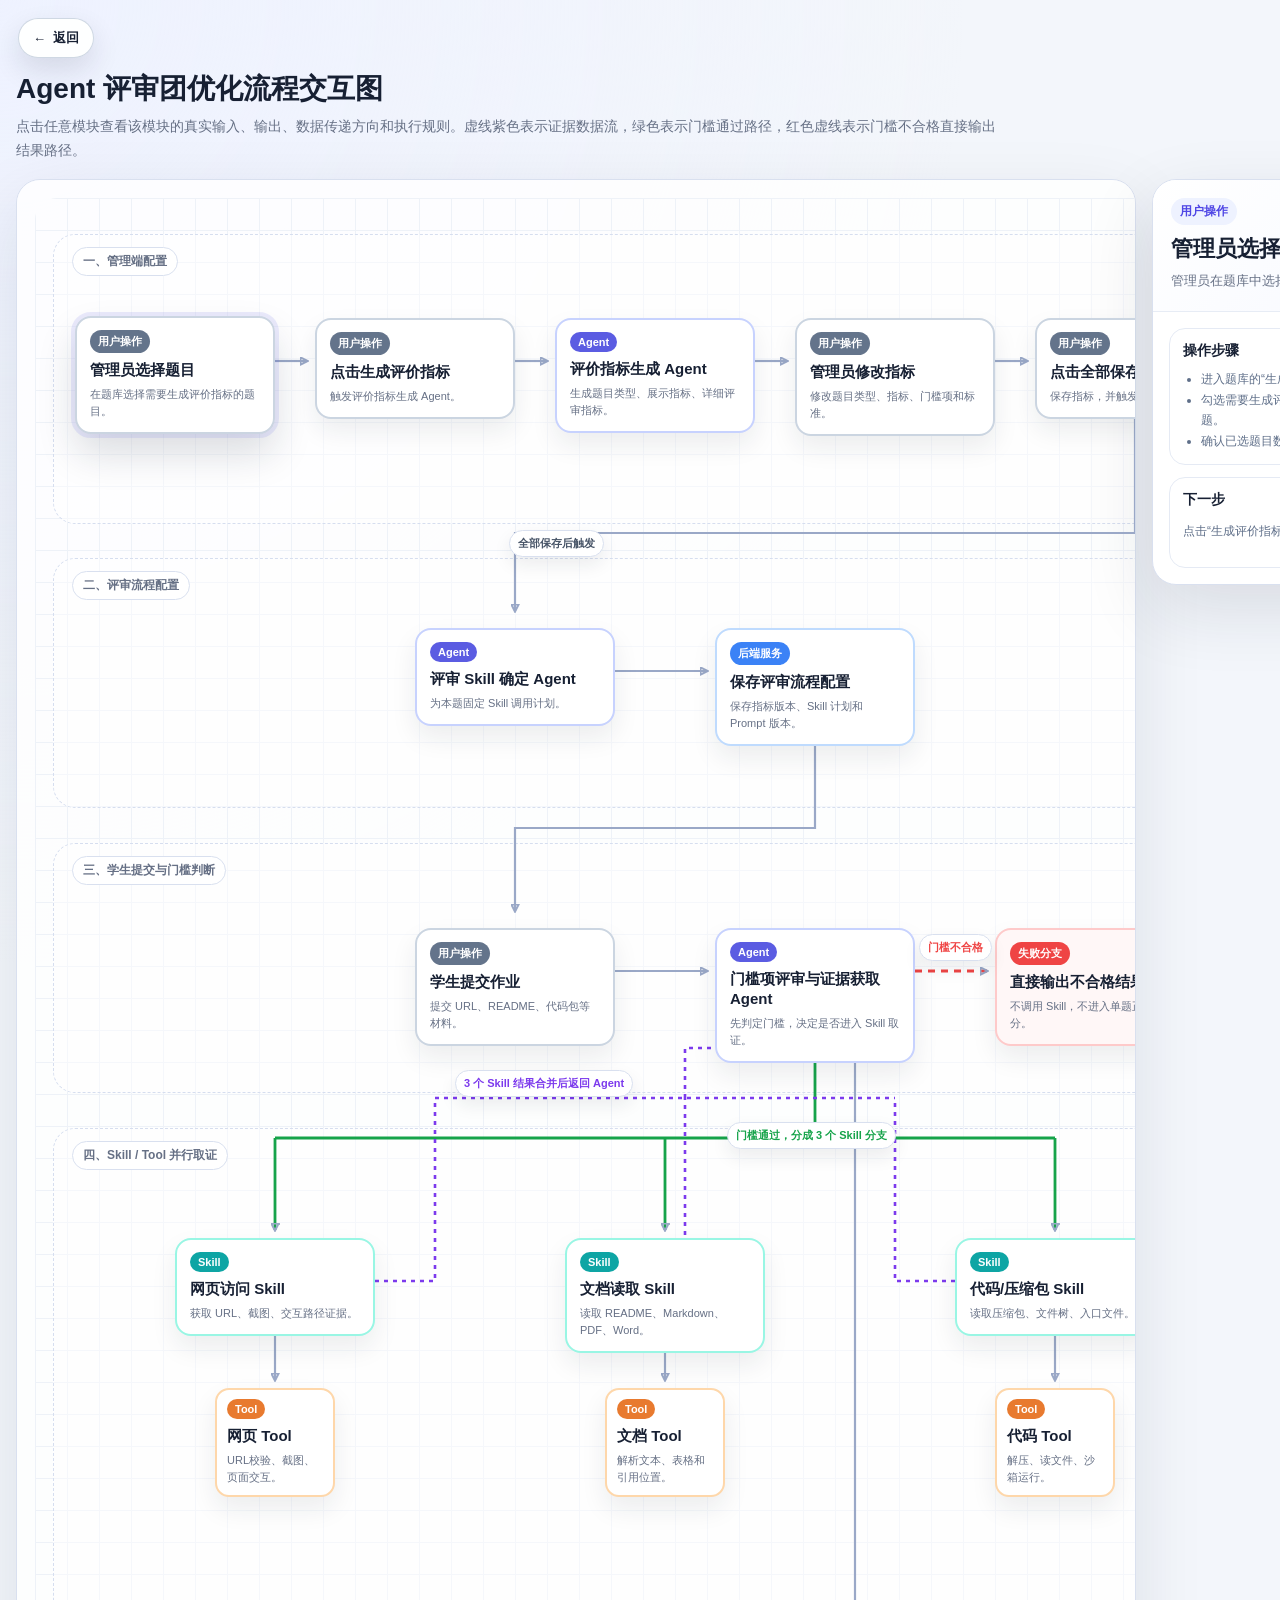
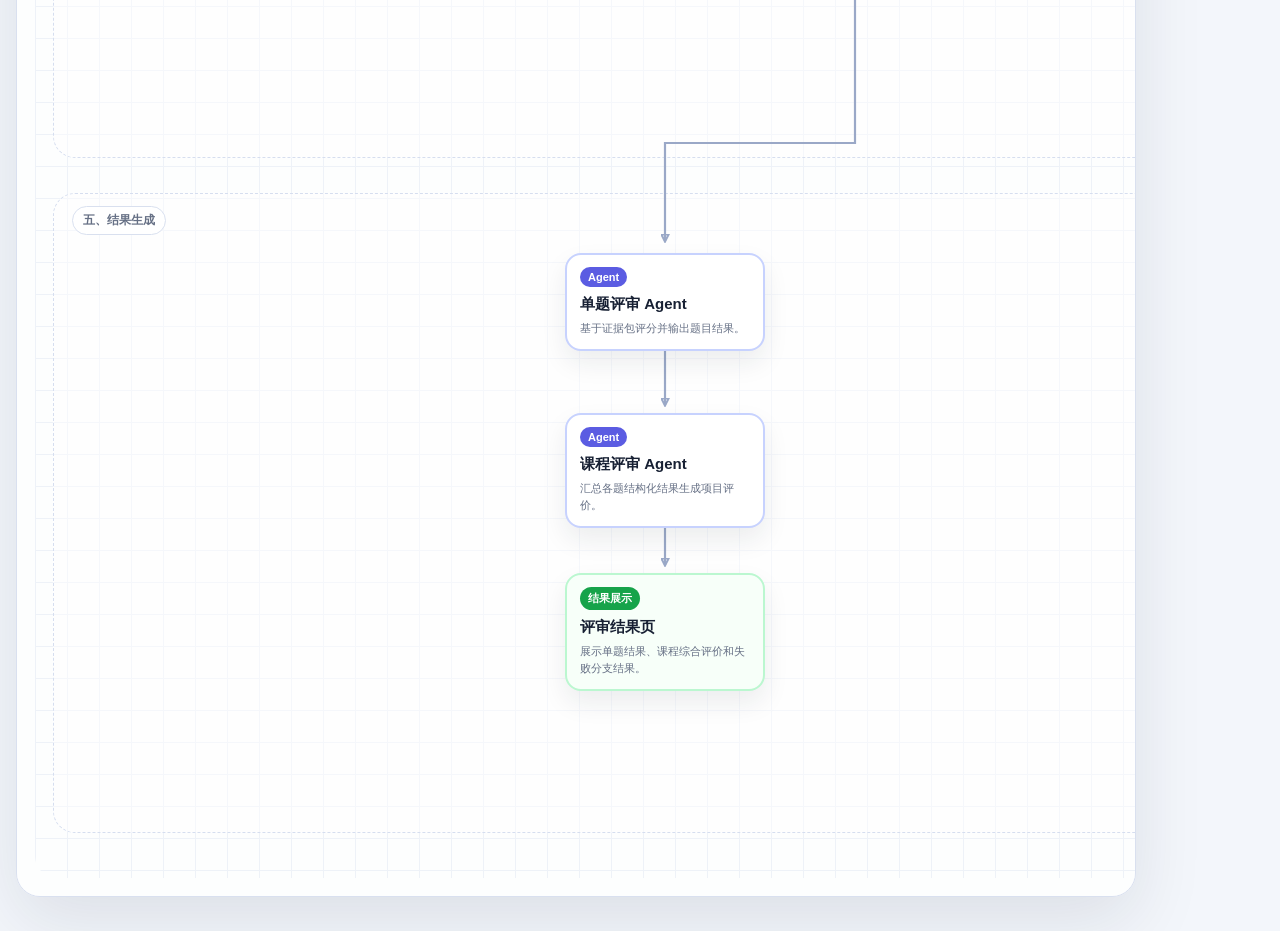
<file: interactive_flow_demo.html>
<!DOCTYPE html>
<!--
  文件说明：AI 评审团优化流程交互演示页。
  作用：以可点击流程图展示 Agent 评审团优化后的完整数据流。
-->
<html lang="zh-CN">
<head>
  <meta charset="UTF-8" />
  <meta name="viewport" content="width=device-width, initial-scale=1.0" />
  <title>AI评审团流程交互图</title>
  <style>
    :root {
      --bg: #f3f6fb;
      --ink: #172033;
      --muted: #667085;
      --line: #9aa8c7;
      --agent: #5b5ce2;
      --skill: #0ea5a4;
      --tool: #e87a2f;
      --service: #3b82f6;
      --action: #64748b;
      --fail: #ef4444;
      --ok: #16a34a;
      --panel: #ffffff;
    }

    * {
      box-sizing: border-box;
    }

    body {
      margin: 0;
      min-height: 100vh;
      background: radial-gradient(circle at top left, #eef2ff, transparent 34%), var(--bg);
      color: var(--ink);
      font-family: -apple-system, BlinkMacSystemFont, "Segoe UI", "PingFang SC", "Microsoft YaHei", sans-serif;
    }

    .page {
      width: min(1740px, calc(100vw - 32px));
      margin: 0 auto;
      padding: 72px 0 34px;
    }

    .hero {
      display: flex;
      align-items: flex-start;
      justify-content: space-between;
      gap: 18px;
      margin-bottom: 16px;
    }

    .hero h1 {
      margin: 0;
      font-size: 28px;
      line-height: 1.2;
    }

    .hero p {
      margin: 8px 0 0;
      color: var(--muted);
      line-height: 1.75;
      max-width: 980px;
      font-size: 14px;
    }

    .nav {
      display: flex;
      gap: 8px;
      flex-wrap: wrap;
      justify-content: flex-end;
    }

    .nav a {
      color: #344054;
      background: #fff;
      border: 1px solid #d9e0ef;
      border-radius: 999px;
      padding: 9px 12px;
      text-decoration: none;
      font-size: 12px;
      font-weight: 800;
    }

    .layout {
      display: grid;
      grid-template-columns: minmax(1120px, 1fr) 440px;
      gap: 16px;
      align-items: start;
    }

    .canvas-wrap {
      background: rgba(255, 255, 255, 0.86);
      border: 1px solid #d9e0ef;
      border-radius: 24px;
      box-shadow: 0 24px 70px rgba(23, 32, 51, 0.1);
      overflow: auto;
      padding: 18px;
    }

    .flow-canvas {
      position: relative;
      width: 1260px;
      height: 2280px;
      margin: 0 auto;
      background:
        linear-gradient(#eef2f8 1px, transparent 1px),
        linear-gradient(90deg, #eef2f8 1px, transparent 1px);
      background-size: 32px 32px;
      border-radius: 22px;
    }

    .stage-zone {
      position: absolute;
      border: 1px dashed #d6deef;
      border-radius: 22px;
      background: rgba(255, 255, 255, 0.42);
      pointer-events: none;
    }

    .stage-title {
      position: absolute;
      top: 12px;
      left: 18px;
      padding: 5px 10px;
      border-radius: 999px;
      background: #fff;
      color: #667085;
      font-size: 12px;
      font-weight: 900;
      border: 1px solid #d9e0ef;
      z-index: 7;
    }

    .stage-admin { left: 18px; top: 36px; width: 1224px; height: 290px; }
    .stage-config { left: 18px; top: 360px; width: 1224px; height: 250px; }
    .stage-submit { left: 18px; top: 645px; width: 1224px; height: 250px; }
    .stage-evidence { left: 18px; top: 930px; width: 1224px; height: 630px; }
    .stage-result { left: 18px; top: 1595px; width: 1224px; height: 640px; }

    .flow-line {
      position: absolute;
      inset: 0;
      width: 1260px;
      height: 2280px;
      pointer-events: none;
      z-index: 1;
    }

    .flow-line path,
    .flow-line line,
    .flow-line polyline {
      fill: none;
      stroke: var(--line);
      stroke-width: 2.2;
      marker-end: url(#arrowDefault);
    }

    .flow-line .ok-path {
      stroke: var(--ok);
      stroke-width: 2.8;
      marker-end: url(#arrowOk);
    }

    .flow-line .fail-path {
      stroke: var(--fail);
      stroke-width: 2.8;
      stroke-dasharray: 7 6;
      marker-end: url(#arrowFail);
    }

    .flow-line .data-path {
      stroke: #7c3aed;
      stroke-width: 2.6;
      stroke-dasharray: 4 5;
      marker-end: url(#arrowData);
    }

    .flow-line .no-arrow {
      marker-end: none;
    }

    .path-label {
      position: absolute;
      padding: 5px 8px;
      border-radius: 999px;
      background: #fff;
      border: 1px solid #d9e0ef;
      color: #475467;
      font-size: 11px;
      font-weight: 900;
      pointer-events: none;
      white-space: nowrap;
      box-shadow: 0 8px 18px rgba(23, 32, 51, 0.08);
      z-index: 6;
    }

    .flow-node {
      position: absolute;
      z-index: 3;
      width: 200px;
      min-height: 86px;
      border: 2px solid #d7deef;
      background: var(--panel);
      border-radius: 16px;
      padding: 12px 13px;
      text-align: left;
      cursor: pointer;
      color: var(--ink);
      box-shadow: 0 12px 26px rgba(23, 32, 51, 0.08);
      transition: transform 0.15s ease, box-shadow 0.15s ease, border-color 0.15s ease;
    }

    .flow-node:hover,
    .flow-node.active {
      transform: translateY(-2px);
      box-shadow: 0 20px 38px rgba(23, 32, 51, 0.15);
      border-color: #5b5ce2;
    }

    .flow-node.active {
      outline: 4px solid rgba(91, 92, 226, 0.12);
    }

    .flow-node h3 {
      margin: 7px 0 6px;
      font-size: 15px;
      line-height: 1.36;
    }

    .flow-node p {
      margin: 0;
      color: var(--muted);
      font-size: 11px;
      line-height: 1.55;
    }

    .tag {
      display: inline-flex;
      align-items: center;
      border-radius: 999px;
      padding: 4px 8px;
      font-size: 11px;
      font-weight: 900;
      color: #fff;
    }

    .flow-node.action { border-color: #cbd5e1; }
    .flow-node.action .tag { background: var(--action); }
    .flow-node.agent { border-color: #c7d2fe; }
    .flow-node.agent .tag { background: var(--agent); }
    .flow-node.skill { border-color: #99f6e4; }
    .flow-node.skill .tag { background: var(--skill); }
    .flow-node.tool { width: 120px; min-height: 64px; border-color: #fed7aa; border-radius: 14px; padding: 9px 10px; }
    .flow-node.tool .tag { background: var(--tool); }
    .flow-node.service { border-color: #bfdbfe; }
    .flow-node.service .tag { background: var(--service); }
    .flow-node.fail { border-color: #fecaca; background: #fff7f7; }
    .flow-node.fail .tag { background: var(--fail); }
    .flow-node.result { border-color: #bbf7d0; background: #f7fff9; }
    .flow-node.result .tag { background: var(--ok); }

    .detail-panel {
      position: sticky;
      top: 18px;
      max-height: calc(100vh - 36px);
      overflow: hidden;
      display: flex;
      flex-direction: column;
      background: #fff;
      border: 1px solid #d9e0ef;
      border-radius: 24px;
      box-shadow: 0 24px 70px rgba(23, 32, 51, 0.12);
    }

    .detail-head {
      padding: 18px;
      border-bottom: 1px solid #e7ecf5;
      background: linear-gradient(135deg, #ffffff, #f3f6ff);
    }

    .detail-type {
      display: inline-flex;
      border-radius: 999px;
      padding: 5px 9px;
      background: #eef2ff;
      color: #4f46e5;
      font-size: 12px;
      font-weight: 900;
    }

    .detail-head h2 {
      margin: 10px 0 7px;
      font-size: 22px;
      line-height: 1.3;
    }

    .detail-head p {
      margin: 0;
      color: var(--muted);
      font-size: 13px;
      line-height: 1.75;
    }

    .detail-body {
      overflow: auto;
      padding: 16px;
      display: grid;
      gap: 12px;
    }

    .info-block {
      border: 1px solid #e5eaf4;
      border-radius: 16px;
      background: #fff;
      padding: 13px;
    }

    .info-block h3 {
      margin: 0 0 9px;
      font-size: 14px;
    }

    .info-block p,
    .info-block li {
      color: #5f6f89;
      font-size: 12px;
      line-height: 1.72;
    }

    .info-block ul {
      margin: 0;
      padding-left: 18px;
    }

    .json-box {
      margin: 0;
      border-radius: 14px;
      background: #111827;
      color: #dbeafe;
      padding: 12px;
      white-space: pre-wrap;
      word-break: break-word;
      font-size: 12px;
      line-height: 1.62;
      max-height: 360px;
      overflow: auto;
    }

    @media (max-width: 1200px) {
      .layout {
        grid-template-columns: 1fr;
      }

      .detail-panel {
        position: static;
        max-height: none;
      }
    }

    .prototype-back-button {
      position: fixed;
      top: 18px;
      left: 18px;
      z-index: 50;
      display: inline-flex;
      align-items: center;
      gap: 7px;
      height: 40px;
      padding: 0 14px;
      border: 1px solid rgba(203, 213, 225, 0.92);
      border-radius: 999px;
      background: rgba(255, 255, 255, 0.94);
      color: #172033;
      font-size: 13px;
      font-weight: 900;
      cursor: pointer;
      box-shadow: 0 12px 28px rgba(23, 32, 51, 0.12);
      backdrop-filter: blur(10px);
      transition: transform 0.16s ease, border-color 0.16s ease, color 0.16s ease;
    }

    .prototype-back-button:hover {
      transform: translateY(-1px);
      border-color: #5b5ce2;
      color: #4f46e5;
    }

    .prototype-back-button.is-disabled {
      color: #94a3b8;
      border-color: #e2e8f0;
      cursor: default;
      transform: none;
    }
  </style>
</head>
<body>
  <button class="prototype-back-button" data-prototype-back type="button" onclick="goPrototypeBack()" aria-label="返回上一页">
    <span aria-hidden="true">←</span>
    <span class="prototype-back-text">返回</span>
  </button>
  <main class="page">
    <header class="hero">
      <div>
        <h1>Agent 评审团优化流程交互图</h1>
        <p>点击任意模块查看该模块的真实输入、输出、数据传递方向和执行规则。虚线紫色表示证据数据流，绿色表示门槛通过路径，红色虚线表示门槛不合格直接输出结果路径。</p>
      </div>
    </header>

    <section class="layout">
      <div class="canvas-wrap">
        <div class="flow-canvas">
          <div class="stage-zone stage-admin"><span class="stage-title">一、管理端配置</span></div>
          <div class="stage-zone stage-config"><span class="stage-title">二、评审流程配置</span></div>
          <div class="stage-zone stage-submit"><span class="stage-title">三、学生提交与门槛判断</span></div>
          <div class="stage-zone stage-evidence"><span class="stage-title">四、Skill / Tool 并行取证</span></div>
          <div class="stage-zone stage-result"><span class="stage-title">五、结果生成</span></div>

          <svg class="flow-line" viewBox="0 0 1260 2280" aria-hidden="true">
            <defs>
              <marker id="arrowDefault" viewBox="0 0 10 10" markerWidth="9" markerHeight="9" refX="8.2" refY="5" orient="auto" markerUnits="userSpaceOnUse">
                <path d="M1,1 L9,5 L1,9 Z" fill="#9aa8c7"></path>
              </marker>
              <marker id="arrowOk" viewBox="0 0 10 10" markerWidth="9" markerHeight="9" refX="8.2" refY="5" orient="auto" markerUnits="userSpaceOnUse">
                <path d="M1,1 L9,5 L1,9 Z" fill="#16a34a"></path>
              </marker>
              <marker id="arrowFail" viewBox="0 0 10 10" markerWidth="9" markerHeight="9" refX="8.2" refY="5" orient="auto" markerUnits="userSpaceOnUse">
                <path d="M1,1 L9,5 L1,9 Z" fill="#ef4444"></path>
              </marker>
              <marker id="arrowData" viewBox="0 0 10 10" markerWidth="9" markerHeight="9" refX="8.2" refY="5" orient="auto" markerUnits="userSpaceOnUse">
                <path d="M1,1 L9,5 L1,9 Z" fill="#7c3aed"></path>
              </marker>
            </defs>
            <line x1="240" y1="163" x2="272" y2="163"></line>
            <line x1="480" y1="163" x2="512" y2="163"></line>
            <line x1="720" y1="163" x2="752" y2="163"></line>
            <line x1="960" y1="163" x2="992" y2="163"></line>
            <path d="M1100 206 V335 H480 V413"></path>
            <line x1="580" y1="473" x2="672" y2="473"></line>
            <path d="M780 516 V630 H480 V713"></path>
            <line x1="580" y1="773" x2="672" y2="773"></line>
            <path class="fail-path" d="M880 773 H952"></path>
            <path class="ok-path no-arrow" d="M780 828 V940"></path>
            <path class="ok-path no-arrow" d="M240 940 H1020"></path>
            <path class="ok-path" d="M240 940 V1032"></path>
            <path class="ok-path" d="M630 940 V1032"></path>
            <path class="ok-path" d="M1020 940 V1032"></path>
            <line x1="240" y1="1126" x2="240" y2="1182"></line>
            <line x1="630" y1="1126" x2="630" y2="1182"></line>
            <line x1="1020" y1="1126" x2="1020" y2="1182"></line>
            <path class="data-path no-arrow" d="M340 1083 H400 V900"></path>
            <path class="data-path no-arrow" d="M730 1083 H650 V900"></path>
            <path class="data-path no-arrow" d="M920 1083 H860 V900"></path>
            <path class="data-path no-arrow" d="M400 900 H860"></path>
            <path class="data-path" d="M650 900 V850 H720 V840"></path>
            <path d="M820 828 V1545 H630 V1643"></path>
            <line x1="630" y1="1744" x2="630" y2="1807"></line>
            <line x1="630" y1="1904" x2="630" y2="1967"></line>
          </svg>

          <span class="path-label" style="left: 474px; top: 332px;">全部保存后触发</span>
          <span class="path-label" style="left: 692px; top: 924px; color: var(--ok);">门槛通过，分成 3 个 Skill 分支</span>
          <span class="path-label" style="left: 884px; top: 736px; color: var(--fail);">门槛不合格</span>
          <span class="path-label" style="left: 420px; top: 872px; color: #7c3aed;">3 个 Skill 结果合并后返回 Agent</span>

          <button class="flow-node action active" style="left:40px; top:120px;" data-node="admin-select">
            <span class="tag">用户操作</span>
            <h3>管理员选择题目</h3>
            <p>在题库选择需要生成评价指标的题目。</p>
          </button>
          <button class="flow-node action" style="left:280px; top:120px;" data-node="metric-click">
            <span class="tag">用户操作</span>
            <h3>点击生成评价指标</h3>
            <p>触发评价指标生成 Agent。</p>
          </button>
          <button class="flow-node agent" style="left:520px; top:120px;" data-node="metric-agent">
            <span class="tag">Agent</span>
            <h3>评价指标生成 Agent</h3>
            <p>生成题目类型、展示指标、详细评审指标。</p>
          </button>
          <button class="flow-node action" style="left:760px; top:120px;" data-node="admin-edit">
            <span class="tag">用户操作</span>
            <h3>管理员修改指标</h3>
            <p>修改题目类型、指标、门槛项和标准。</p>
          </button>
          <button class="flow-node action" style="left:1000px; top:120px;" data-node="save-metric">
            <span class="tag">用户操作</span>
            <h3>点击全部保存</h3>
            <p>保存指标，并触发 Skill 计划生成。</p>
          </button>

          <button class="flow-node agent" style="left:380px; top:430px;" data-node="skill-plan-agent">
            <span class="tag">Agent</span>
            <h3>评审 Skill 确定 Agent</h3>
            <p>为本题固定 Skill 调用计划。</p>
          </button>
          <button class="flow-node service" style="left:680px; top:430px;" data-node="save-config">
            <span class="tag">后端服务</span>
            <h3>保存评审流程配置</h3>
            <p>保存指标版本、Skill 计划和 Prompt 版本。</p>
          </button>
          <button class="flow-node action" style="left:380px; top:730px;" data-node="student-submit">
            <span class="tag">用户操作</span>
            <h3>学生提交作业</h3>
            <p>提交 URL、README、代码包等材料。</p>
          </button>
          <button class="flow-node agent" style="left:680px; top:730px;" data-node="gate-agent">
            <span class="tag">Agent</span>
            <h3>门槛项评审与证据获取 Agent</h3>
            <p>先判定门槛，决定是否进入 Skill 取证。</p>
          </button>

          <button class="flow-node fail" style="left:960px; top:730px;" data-node="gate-fail-result">
            <span class="tag">失败分支</span>
            <h3>直接输出不合格结果</h3>
            <p>不调用 Skill，不进入单题正式评分。</p>
          </button>

          <button class="flow-node skill" style="left:140px; top:1040px;" data-node="web-skill">
            <span class="tag">Skill</span>
            <h3>网页访问 Skill</h3>
            <p>获取 URL、截图、交互路径证据。</p>
          </button>
          <button class="flow-node tool" style="left:180px; top:1190px;" data-node="web-tools">
            <span class="tag">Tool</span>
            <h3>网页 Tool</h3>
            <p>URL校验、截图、页面交互。</p>
          </button>

          <button class="flow-node skill" style="left:530px; top:1040px;" data-node="doc-skill">
            <span class="tag">Skill</span>
            <h3>文档读取 Skill</h3>
            <p>读取 README、Markdown、PDF、Word。</p>
          </button>
          <button class="flow-node tool" style="left:570px; top:1190px;" data-node="doc-tools">
            <span class="tag">Tool</span>
            <h3>文档 Tool</h3>
            <p>解析文本、表格和引用位置。</p>
          </button>

          <button class="flow-node skill" style="left:920px; top:1040px;" data-node="code-skill">
            <span class="tag">Skill</span>
            <h3>代码/压缩包 Skill</h3>
            <p>读取压缩包、文件树、入口文件。</p>
          </button>
          <button class="flow-node tool" style="left:960px; top:1190px;" data-node="code-tools">
            <span class="tag">Tool</span>
            <h3>代码 Tool</h3>
            <p>解压、读文件、沙箱运行。</p>
          </button>

          <button class="flow-node agent" style="left:530px; top:1655px;" data-node="single-review-agent">
            <span class="tag">Agent</span>
            <h3>单题评审 Agent</h3>
            <p>基于证据包评分并输出题目结果。</p>
          </button>
          <button class="flow-node agent" style="left:530px; top:1815px;" data-node="course-review-agent">
            <span class="tag">Agent</span>
            <h3>课程评审 Agent</h3>
            <p>汇总各题结构化结果生成项目评价。</p>
          </button>
          <button class="flow-node result" style="left:530px; top:1975px;" data-node="result-page">
            <span class="tag">结果展示</span>
            <h3>评审结果页</h3>
            <p>展示单题结果、课程综合评价和失败分支结果。</p>
          </button>
        </div>
      </div>

      <aside class="detail-panel">
        <div class="detail-head">
          <span class="detail-type" id="detailType">用户操作</span>
          <h2 id="detailTitle">管理员选择题目</h2>
          <p id="detailDesc">在题库选择需要生成评价指标的题目。</p>
        </div>
        <div class="detail-body" id="detailBody"></div>
      </aside>
    </section>
  </main>

  <script>
    function goPrototypeBack() {
      const previousUrl = sessionStorage.getItem("prototypePreviousUrl");
      if (previousUrl && previousUrl !== window.location.href) {
        sessionStorage.removeItem("prototypePreviousUrl");
        window.location.href = previousUrl;
        return;
      }

      if (window.history.length > 1) {
        window.history.back();
        return;
      }

      const button = document.querySelector("[data-prototype-back]");
      const label = button ? button.querySelector(".prototype-back-text") : null;
      if (button && label) {
        button.classList.add("is-disabled");
        label.textContent = "暂无上一页";
        window.setTimeout(() => {
          button.classList.remove("is-disabled");
          label.textContent = "返回";
        }, 1600);
      }
    }

    document.addEventListener("click", (event) => {
      const link = event.target.closest("a[href]");
      if (!link) return;
      const href = link.getAttribute("href") || "";
      if (!href || href.startsWith("#") || href.startsWith("javascript:") || link.target === "_blank") return;
      sessionStorage.setItem("prototypePreviousUrl", window.location.href);
    });

    const details = {
      "admin-select": {
        type: "用户操作",
        title: "管理员选择题目",
        desc: "管理员在题库中选择一个或多个需要生成评价指标的题目。",
        overview: [
          "进入题库的“生成评价指标”页面。",
          "勾选需要生成评价指标的题目，可以选择单题，也可以批量选择多题。",
          "确认已选题目数量无误后，准备点击“生成评价指标”。"
        ],
        input: {
          "题目编号": "q_coding_web_001",
          "题目内容": "使用 AI Coding 工具完成一个可运行的 Web 系统，核心功能流程能够完整走通。",
          "提交文件要求": "系统访问 URL、README 文档、项目代码压缩包"
        },
        output: {
          "页面选中状态": "已选 1 题",
          "下一步操作": "点击生成评价指标"
        },
        passTo: "点击“生成评价指标”按钮，进入下一步。"
      },
      "metric-click": {
        type: "用户操作",
        title: "点击生成评价指标",
        desc: "管理员点击按钮后，系统把题目信息传给评价指标生成 Agent。",
        overview: [
          "点击页面右侧或底部的“生成评价指标”按钮。",
          "页面进入生成中状态，右侧展示 Agent 执行进度。",
          "等待生成完成后，进入评价指标编辑页面。"
        ],
        input: {
          "选中题目": "q_coding_web_001"
        },
        output: {
          "调用方法": "generateQuestionRubric(questionId, questionContent, submitRequirements)",
          "传入评价指标生成Agent": ["题目编号", "题目内容", "提交文件要求"]
        },
        passTo: "系统自动调用评价指标生成 Agent，管理员等待生成结果。"
      },
      "metric-agent": {
        type: "Agent",
        title: "评价指标生成 Agent",
        desc: "生成题目类型、学生展示指标、Agent 评审指标、门槛项、不合格规则和建议 Skill。",
        overview: [
          "输入没有题目类型候选，只读取题目编号、题目内容、提交文件要求。",
          "学生展示指标只生成一条，100字以内，是 Agent 评审指标的简要总结。",
          "Agent 评审指标按“评审维度 > 评审指标”生成，每条指标都有分值、合格要求、优秀要求、不合格判定和证据要求。"
        ],
        input: {
          "题目编号": "q_coding_web_001",
          "题目内容": "完成一个可运行 Web 系统，核心功能流程能够完整走通。",
          "提交文件要求": "系统访问 URL、README 文档、项目代码压缩包"
        },
        output: {
          "题目类型": "系统实现题",
          "学生展示指标": "完成可访问系统、核心流程、README和代码交付，功能可验证且材料清晰。",
          "Agent评审指标": [
            {
              "评审维度": "功能完整性",
              "维度分值": 50,
              "评审指标": [
                {
                  "指标名称": "系统可访问性",
                  "分值": 15,
                  "合格要求": "系统 URL 可正常访问，核心入口能够打开。",
                  "优秀要求": "访问稳定，入口清晰，页面加载正常，无阻断报错。",
                  "不合格判定": "未提交 URL、URL 无法访问或核心入口无法打开。",
                  "证据要求": "URL 状态码、首页截图、错误信息截图。"
                },
                {
                  "指标名称": "核心流程完整性",
                  "分值": 25,
                  "合格要求": "至少一个主要功能流程能够从入口走到结果页。",
                  "优秀要求": "主要流程完整顺畅，关键状态反馈清楚。",
                  "不合格判定": "核心流程缺失或流程中断。",
                  "证据要求": "点击路径、关键页面截图、流程结果截图。"
                }
              ]
            },
            {
              "评审维度": "工程交付规范",
              "维度分值": 50,
              "评审指标": ["README完整性", "代码结构可读性", "交付材料一致性"]
            }
          ],
          "门槛项": [
            "必须提交系统访问 URL、README 文档和项目代码压缩包。",
            "系统 URL 可访问，或代码包可解压并能识别核心入口文件。"
          ],
          "不合格判定规则": [
            "未提交任何有效作业材料。",
            "提交内容与题目要求明显无关。",
            "核心文件无法读取且无可替代验证证据。"
          ],
          "建议Skill类型": ["网页访问 Skill", "文档读取 Skill", "代码/压缩包 Skill"]
        },
        passTo: "输出给管理员指标编辑页面。管理员确认后，再传给评审 Skill 确定 Agent。"
      },
      "admin-edit": {
        type: "用户操作",
        title: "管理员修改指标",
        desc: "管理员人工检查并修改评价指标、题目类型、门槛项和标准。",
        overview: [
          "查看系统生成的题目类型、学生展示指标和 Agent 评审指标。",
          "根据题目实际要求修改题目类型、分值、合格要求、优秀要求、门槛项或不合格规则。",
          "确认每项指标都能用于真实评审后，准备点击“全部保存”。"
        ],
        input: {
          "评价指标生成Agent输出": "题目类型、学生展示指标、Agent评审指标、门槛项、不合格规则、建议Skill类型"
        },
        output: {
          "确认后的题目类型": "系统实现题",
          "确认后的学生展示指标": "完成可访问系统、核心流程、README和代码交付，功能可验证且材料清晰。",
          "确认后的Agent评审指标": "2个评审维度，6条评审指标，2条门槛项"
        },
        passTo: "点击“全部保存”，保存管理员确认后的评价指标。"
      },
      "save-metric": {
        type: "用户操作",
        title: "点击全部保存",
        desc: "管理员保存评价指标，系统随后触发评审 Skill 确定 Agent。",
        overview: [
          "点击评价指标编辑页面顶部或底部的“全部保存”。",
          "等待页面提示保存成功。",
          "保存成功后系统会自动进入评审 Skill 计划生成步骤。"
        ],
        input: {
          "确认后的指标": "题目类型、学生展示指标、详细评审指标、门槛项、不合格规则"
        },
        output: {
          "指标保存结果": "成功",
          "评价指标版本": "metric_q_coding_web_001_v1",
          "触发动作": "createSkillPlan(metric_q_coding_web_001_v1)"
        },
        passTo: "系统保存指标后，自动触发评审 Skill 确定 Agent。"
      },
      "skill-plan-agent": {
        type: "Agent",
        title: "评审 Skill 确定 Agent",
        desc: "根据题目类型、提交文件要求和确认后的评审指标，为本题固定 Skill 计划。",
        overview: [
          "同一题目的所有学生作业使用同一套固定 Skill 计划。",
          "该 Agent 不评分，只确定需要哪些 Skill、每个 Skill 输入什么、输出什么证据。",
          "输出的 Skill 计划会保存到数据库，学生提交后直接读取。"
        ],
        input: {
          "题目类型": "系统实现题",
          "提交文件要求": "系统访问 URL、README 文档、项目代码压缩包",
          "确认后的评审指标": "功能完整性50分、工程交付规范50分",
          "门槛项": "必须提交 URL、README、代码包",
          "可用Skill清单": ["网页访问 Skill", "文档读取 Skill", "代码/压缩包 Skill", "图片理解 Skill", "视频理解 Skill", "音频识别 Skill"]
        },
        output: {
          "固定Skill计划": [
            {
              "Skill": "网页访问 Skill",
              "输入": ["系统访问URL", "核心流程要求", "截图要求"],
              "输出": ["URL可访问状态", "页面截图", "交互路径", "异常信息"],
              "调用Tool": ["URL校验Tool", "浏览器截图Tool", "页面交互Tool"],
              "证据传给": "门槛项评审与证据获取 Agent"
            },
            {
              "Skill": "文档读取 Skill",
              "输入": ["README地址", "题目要求", "提取字段清单"],
              "输出": ["项目说明摘要", "运行说明", "缺失项", "引用位置"],
              "调用Tool": ["Markdown解析Tool", "PDF文本提取Tool", "Word文本提取Tool"],
              "证据传给": "门槛项评审与证据获取 Agent"
            },
            {
              "Skill": "代码/压缩包 Skill",
              "输入": ["代码压缩包", "入口识别规则", "运行策略"],
              "输出": ["解压结果", "项目目录树", "入口文件", "核心代码摘要"],
              "调用Tool": ["压缩包解压Tool", "文件树读取Tool", "代码文本读取Tool", "沙箱运行Tool"],
              "证据传给": "门槛项评审与证据获取 Agent"
            }
          ]
        },
        passTo: "输出给后端保存为 skill_plan_q_coding_web_001_v1。"
      },
      "save-config": {
        type: "后端服务",
        title: "保存评审流程配置",
        desc: "保存评价指标版本、固定 Skill 计划、Agent Prompt 版本和调用配置。",
        overview: [
          "这是后端保存服务，不调用 Agent。",
          "保存后学生端提交该题时直接读取这个配置。",
          "保证管理端配置与学生端评审流程串联。"
        ],
        input: {
          "评价指标版本": "metric_q_coding_web_001_v1",
          "Skill计划版本": "skill_plan_q_coding_web_001_v1",
          "Agent配置": ["门槛项评审与证据获取 Agent", "单题评审 Agent", "课程评审 Agent"]
        },
        output: {
          "保存结果": "成功",
          "数据库记录": ["题目评价指标表", "题目Skill计划表", "AgentPrompt版本表", "评审流程配置表"]
        },
        passTo: "学生提交作业后，由后端读取这些配置。"
      },
      "student-submit": {
        type: "用户操作",
        title: "学生提交作业",
        desc: "学生按题目要求提交作业材料，触发 AI 评审。",
        overview: [
          "学生进入作业提交页面。",
          "按照题目要求上传或填写作业材料，例如系统 URL、README 文档、代码压缩包。",
          "确认材料完整后，点击“提交作业”开始 AI 评审。"
        ],
        input: {
          "学生编号": "stu_001",
          "题目编号": "q_coding_web_001",
          "系统访问URL": "https://demo.example.com/ai-web-app",
          "README地址": "https://oss.example.com/readme.md",
          "代码压缩包": "https://oss.example.com/project.zip"
        },
        output: {
          "作业提交记录": "submission_20260731_001",
          "材料清单": ["系统访问URL", "README文档", "代码压缩包"]
        },
        passTo: "提交后系统自动读取本题评审配置，并进入门槛项评审。"
      },
      "gate-agent": {
        type: "Agent",
        title: "门槛项评审与证据获取 Agent",
        desc: "先判断门槛项是否满足；不满足直接输出结果，满足则调度 Skill 取证，并接收 Skill 返回结果生成结构化证据包。",
        overview: [
          "该 Agent 是分支节点。",
          "门槛项不满足：直接生成不合格评价结果，不进入 Skill 取证，不进入单题正式评分。",
          "门槛项满足：按照固定 Skill 计划生成并行取证任务，把对应输入分发给各 Skill。",
          "三个 Skill 完成取证后，结果返回给该 Agent，由该 Agent 统一整理为结构化证据包。"
        ],
        input: {
          "题目类型": "系统实现题",
          "题目内容": "完成一个可运行 Web 系统并提交 URL、README、代码压缩包。",
          "提交文件要求": "系统访问 URL、README 文档、项目代码压缩包",
          "作业列表": ["系统URL=https://demo.example.com/ai-web-app", "README=https://oss.example.com/readme.md", "代码包=https://oss.example.com/project.zip"],
          "门槛项": ["必须提交 URL、README、代码包", "URL可访问或代码包可解压并识别入口"],
          "固定Skill计划": ["网页访问 Skill", "文档读取 Skill", "代码/压缩包 Skill"]
        },
        output: {
          "通过分支": {
            "门槛项结果": "满足",
            "Skill任务": [
              "网页访问 Skill <- 系统URL、核心流程要求、截图要求",
              "文档读取 Skill <- README地址、题目要求、提取字段清单",
              "代码/压缩包 Skill <- 代码压缩包、入口识别规则、运行策略"
            ],
            "Skill返回结果": [
              "网页访问 Skill -> URL状态、页面截图、交互路径、异常信息",
              "文档读取 Skill -> README摘要、运行说明、缺失项、引用位置",
              "代码/压缩包 Skill -> 目录树、入口文件、核心代码摘要、运行风险"
            ],
            "Agent汇总输出": "结构化证据包，包括维度证据、缺失证据和可追溯引用"
          },
          "失败分支": {
            "门槛项结果": "不满足",
            "直接输出": "题目等级=不合格、评语、优点、缺点、修改建议、评价依据",
            "后续动作": "不调用 Skill，不进入单题正式评分"
          }
        },
        passTo: "通过时把 Skill 任务分发给各 Skill，接收 Skill 返回结果并生成结构化证据包后传给单题评审 Agent；失败时直接传给结果展示页。"
      },
      "gate-fail-result": {
        type: "失败分支",
        title: "直接输出不合格结果",
        desc: "门槛项不满足时的直接结果路径。",
        overview: [
          "此路径必须明确展示，因为它不会进入后续 Skill 取证。",
          "适用于缺少必交文件、内容完全无关、核心文件无法读取等情况。",
          "评价内容仍要给学生看得懂，包括优点、主要问题和修改建议。"
        ],
        input: {
          "门槛失败原因": "未提交可访问系统 URL，无法验证核心流程。",
          "已提交材料": ["README文档", "代码压缩包"]
        },
        output: {
          "题目等级": "不合格",
          "评语": "当前作品已提交 README 和代码包，能够看出基本项目方向；但缺少可访问系统入口，无法验证核心功能流程，因此本次评审不能进入正式评分。",
          "优点": ["已提交 README 和代码包，具备继续完善的基础。"],
          "缺点": ["缺少可访问系统 URL，无法验证首页、核心流程和结果页面。"],
          "修改建议": ["补充可访问 URL，并在 README 中写清楚首页入口、主要操作路径和结果页面位置。"]
        },
        passTo: "直接传给评审结果页展示。"
      },
      "web-skill": {
        type: "Skill",
        title: "网页访问 Skill",
        desc: "接收门槛 Agent 分发的网页取证任务，调用网页 Tool 生成证据包。",
        overview: [
          "Skill 由门槛项评审与证据获取 Agent 调度。",
          "Skill 内部调用 Tool，不直接评分。",
          "输出证据包返回门槛项评审与证据获取 Agent，由该 Agent 统一汇总。"
        ],
        input: {
          "系统访问URL": "https://demo.example.com/ai-web-app",
          "核心流程要求": ["打开首页", "进入任务列表", "查看任务详情", "进入结果展示页"],
          "对应评审指标": ["系统可访问性", "核心流程完整性", "基础异常反馈"]
        },
        output: {
          "URL可访问状态": "HTTP 200，可访问",
          "页面截图": ["home.png", "task-list.png", "result.png"],
          "交互路径": "首页 -> 任务列表 -> 任务详情 -> 结果页",
          "异常信息": "未发现阻断性页面错误",
          "缺失证据": ["未覆盖登录失败、空数据等边界状态"]
        },
        passTo: "返回门槛项评审与证据获取 Agent，由该 Agent 归档到“功能完整性”维度。"
      },
      "web-tools": {
        type: "Tool",
        title: "网页 Tool",
        desc: "网页访问 Skill 内部调用的基础工具集合。",
        overview: [
          "Tool 不理解评分标准，只完成具体取证动作。",
          "Tool 输出原始证据，Skill 负责整理为结构化证据包。"
        ],
        input: {
          "URL": "https://demo.example.com/ai-web-app",
          "操作路径": ["打开页面", "点击任务列表", "点击详情", "截图结果页"]
        },
        output: {
          "状态码": 200,
          "截图文件": ["home.png", "task-list.png", "result.png"],
          "页面错误": []
        },
        passTo: "Tool 原始结果返回给网页访问 Skill。"
      },
      "doc-skill": {
        type: "Skill",
        title: "文档读取 Skill",
        desc: "读取 README、Markdown、PDF、Word 等文档并输出文档证据。",
        overview: [
          "Skill 由门槛项评审与证据获取 Agent 调度。",
          "内部可调用 Markdown、PDF、Word、表格读取 Tool。",
          "输出证据包返回门槛项评审与证据获取 Agent，由该 Agent 统一汇总。"
        ],
        input: {
          "README地址": "https://oss.example.com/readme.md",
          "题目要求": "系统访问 URL、README 文档、项目代码压缩包",
          "对应评审指标": ["README完整性", "交付材料一致性"]
        },
        output: {
          "文档可读取": true,
          "项目说明摘要": "作品包含首页、任务列表、任务详情和结果展示页面。",
          "运行说明": "包含本地启动命令和访问说明。",
          "缺失项": ["异常状态说明较少", "测试说明较少"],
          "引用位置": ["README 第2段", "README 运行说明部分"]
        },
        passTo: "返回门槛项评审与证据获取 Agent，由该 Agent 归档到“工程交付规范”维度。"
      },
      "doc-tools": {
        type: "Tool",
        title: "文档 Tool",
        desc: "文档读取 Skill 内部调用的基础工具集合。",
        overview: [
          "支持 Markdown、Word、PDF、表格等文件内容读取。",
          "输出文本、表格、引用位置等原始证据。"
        ],
        input: {
          "文件地址": "https://oss.example.com/readme.md",
          "读取类型": ["Markdown正文", "标题层级", "运行说明"]
        },
        output: {
          "正文文本": "项目说明、运行方式、主要功能...",
          "标题层级": ["项目介绍", "运行方式", "功能说明"],
          "引用位置": ["第2段", "第4段"]
        },
        passTo: "Tool 原始结果返回给文档读取 Skill。"
      },
      "code-skill": {
        type: "Skill",
        title: "代码/压缩包 Skill",
        desc: "读取代码压缩包、项目结构和核心代码证据。",
        overview: [
          "Skill 由门槛项评审与证据获取 Agent 调度。",
          "支持读取整个项目结构，也可以在安全沙箱中运行学生代码。",
          "输出证据包返回门槛项评审与证据获取 Agent，由该 Agent 统一汇总。"
        ],
        input: {
          "项目代码压缩包": "https://oss.example.com/project.zip",
          "入口识别规则": ["index.html", "package.json", "app.py", "main.py"],
          "对应评审指标": ["代码结构可读性", "交付材料一致性"]
        },
        output: {
          "解压结果": "成功",
          "项目目录树": ["index.html", "assets/", "scripts/", "README.md"],
          "入口文件": "index.html",
          "核心代码摘要": "包含任务列表渲染、页面切换和结果展示逻辑。",
          "运行风险": ["未看到自动化测试", "异常状态说明不足"]
        },
        passTo: "返回门槛项评审与证据获取 Agent，由该 Agent 归档到“工程交付规范”维度。"
      },
      "code-tools": {
        type: "Tool",
        title: "代码 Tool",
        desc: "代码/压缩包 Skill 内部调用的基础工具集合。",
        overview: [
          "支持解压压缩包、读取文件树、读取代码文本、识别依赖、沙箱运行。",
          "Tool 输出原始结构和运行证据，Skill 再整理成证据包。"
        ],
        input: {
          "压缩包地址": "https://oss.example.com/project.zip",
          "入口候选": ["index.html", "package.json", "app.py"]
        },
        output: {
          "解压状态": "成功",
          "文件树": ["index.html", "assets/", "scripts/", "README.md"],
          "入口文件": "index.html",
          "代码片段": "renderTaskList(), showResultPage()"
        },
        passTo: "Tool 原始结果返回给代码/压缩包 Skill。"
      },
      "single-review-agent": {
        type: "Agent",
        title: "单题评审 Agent",
        desc: "基于结构化证据包和评审指标输出题目分数、等级和评语。",
        overview: [
          "该 Agent 不再调用 Skill，也不读取原始文件。",
          "只根据结构化证据包、评审指标和不合格规则评分。",
          "输出题目结构化结果，供课程评审 Agent 汇总。"
        ],
        input: {
          "题目编号": "q_coding_web_001",
          "题目类型": "系统实现题",
          "评审指标": "功能完整性50分、工程交付规范50分",
          "结构化证据包": "由门槛项评审与证据获取 Agent 根据 Skill 返回结果整理得到，包括按维度归档的证据、缺失证据、可追溯引用",
          "不合格规则": ["未提交有效材料", "核心文件无法读取且无替代证据"]
        },
        output: {
          "题目总分": 88,
          "题目等级": "优秀",
          "评语": "作品能够稳定打开，核心流程可验证，README 和代码材料基本完整，整体完成度较高。",
          "优点": ["系统访问入口清楚，主要流程能够走通。", "README 和代码包能够相互支撑，便于验收。"],
          "缺点": ["异常状态和测试说明还不够充分。"],
          "修改建议": ["补充空数据、加载失败、提交失败等状态说明。"],
          "评价依据": ["URL可访问结果", "关键页面截图", "README摘要", "代码目录树"]
        },
        passTo: "传给课程评审 Agent；同时可在单题结果页展示。"
      },
      "course-review-agent": {
        type: "Agent",
        title: "课程评审 Agent",
        desc: "汇总所有题目的结构化评审结果，生成课程或项目综合评价。",
        overview: [
          "课程评审 Agent 只读取每道题的结构化结果。",
          "不重新读取原始作业文件，不调用 Skill。",
          "输出项目等级、总体评价、总体优点、总体缺点和修改意见。"
        ],
        input: {
          "学生编号": "stu_001",
          "课程编号": "course_ai_001",
          "单题评审结果": [
            "题目1：88分，优秀",
            "题目2：82分，达标",
            "题目3：90分，优秀"
          ]
        },
        output: {
          "项目等级": "优秀",
          "项目综合评价": "学生能够较完整地完成课程任务，作品在功能实现、材料交付和表达规范上表现较好。",
          "总体优点": ["多数任务完成度较高，关键证据较充分。", "作品交付材料较完整，便于复核。"],
          "总体缺点": ["部分任务对异常状态和测试过程的说明不足。"],
          "总体修改意见": ["补充测试说明、异常状态截图和关键流程说明。"]
        },
        passTo: "传给项目综合评审结果页展示。"
      },
      "result-page": {
        type: "结果展示",
        title: "评审结果页",
        desc: "展示门槛失败结果、单题评审结果和课程综合评价。",
        overview: [
          "这是前端展示节点，不调用 Agent、Skill 或 Tool。",
          "如果门槛项不合格，页面直接展示不合格评语、优点、缺点和修改建议。",
          "如果门槛项通过，页面展示单题结果；当课程下所有题目完成评审后，展示课程综合评价。"
        ],
        input: {
          "门槛失败分支输入": "题目等级、不合格评语、优点、缺点、修改建议、评价依据",
          "正式评审分支输入": "单题总分、单题等级、单题评语、指标得分明细、课程综合评价",
          "页面配置": "是否展示课程综合结果、是否展示各题展开详情"
        },
        output: {
          "学生可见内容": [
            "项目等级或题目等级",
            "综合评价",
            "优点",
            "缺点",
            "修改建议",
            "各题评价结果",
            "可展开的证据依据摘要"
          ],
          "交互": "点击各题结果可展开或折叠详情。"
        },
        passTo: "流程终点。结果可写入数据库，并用于教师抽查样本库。"
      }
    };

    function escapeHtml(value) {
      return String(value ?? "")
        .replaceAll("&", "&amp;")
        .replaceAll("<", "&lt;")
        .replaceAll(">", "&gt;")
        .replaceAll('"', "&quot;");
    }

    function renderList(items) {
      return `<ul>${items.map((item) => `<li>${escapeHtml(item)}</li>`).join("")}</ul>`;
    }

    function renderJson(value) {
      return `<pre class="json-box">${escapeHtml(JSON.stringify(value, null, 2))}</pre>`;
    }

    function renderDetail(key) {
      const data = details[key];
      if (!data) return;
      document.querySelectorAll(".flow-node").forEach((node) => {
        node.classList.toggle("active", node.dataset.node === key);
      });
      document.getElementById("detailType").textContent = data.type;
      document.getElementById("detailTitle").textContent = data.title;
      document.getElementById("detailDesc").textContent = data.desc;
      const isUserAction = data.type === "用户操作";
      document.getElementById("detailBody").innerHTML = isUserAction
        ? `
          <section class="info-block">
            <h3>操作步骤</h3>
            ${renderList(data.overview)}
          </section>
          <section class="info-block">
            <h3>下一步</h3>
            <p>${escapeHtml(data.passTo)}</p>
          </section>
        `
        : `
          <section class="info-block">
            <h3>模块说明</h3>
            ${renderList(data.overview)}
          </section>
          <section class="info-block">
            <h3>输入</h3>
            ${renderJson(data.input)}
          </section>
          <section class="info-block">
            <h3>输出</h3>
            ${renderJson(data.output)}
          </section>
          <section class="info-block">
            <h3>数据传递</h3>
            <p>${escapeHtml(data.passTo)}</p>
          </section>
        `;
    }

    document.querySelectorAll(".flow-node").forEach((node) => {
      node.addEventListener("click", () => renderDetail(node.dataset.node));
    });

    renderDetail("admin-select");
  </script>
</body>
</html>
</file>
